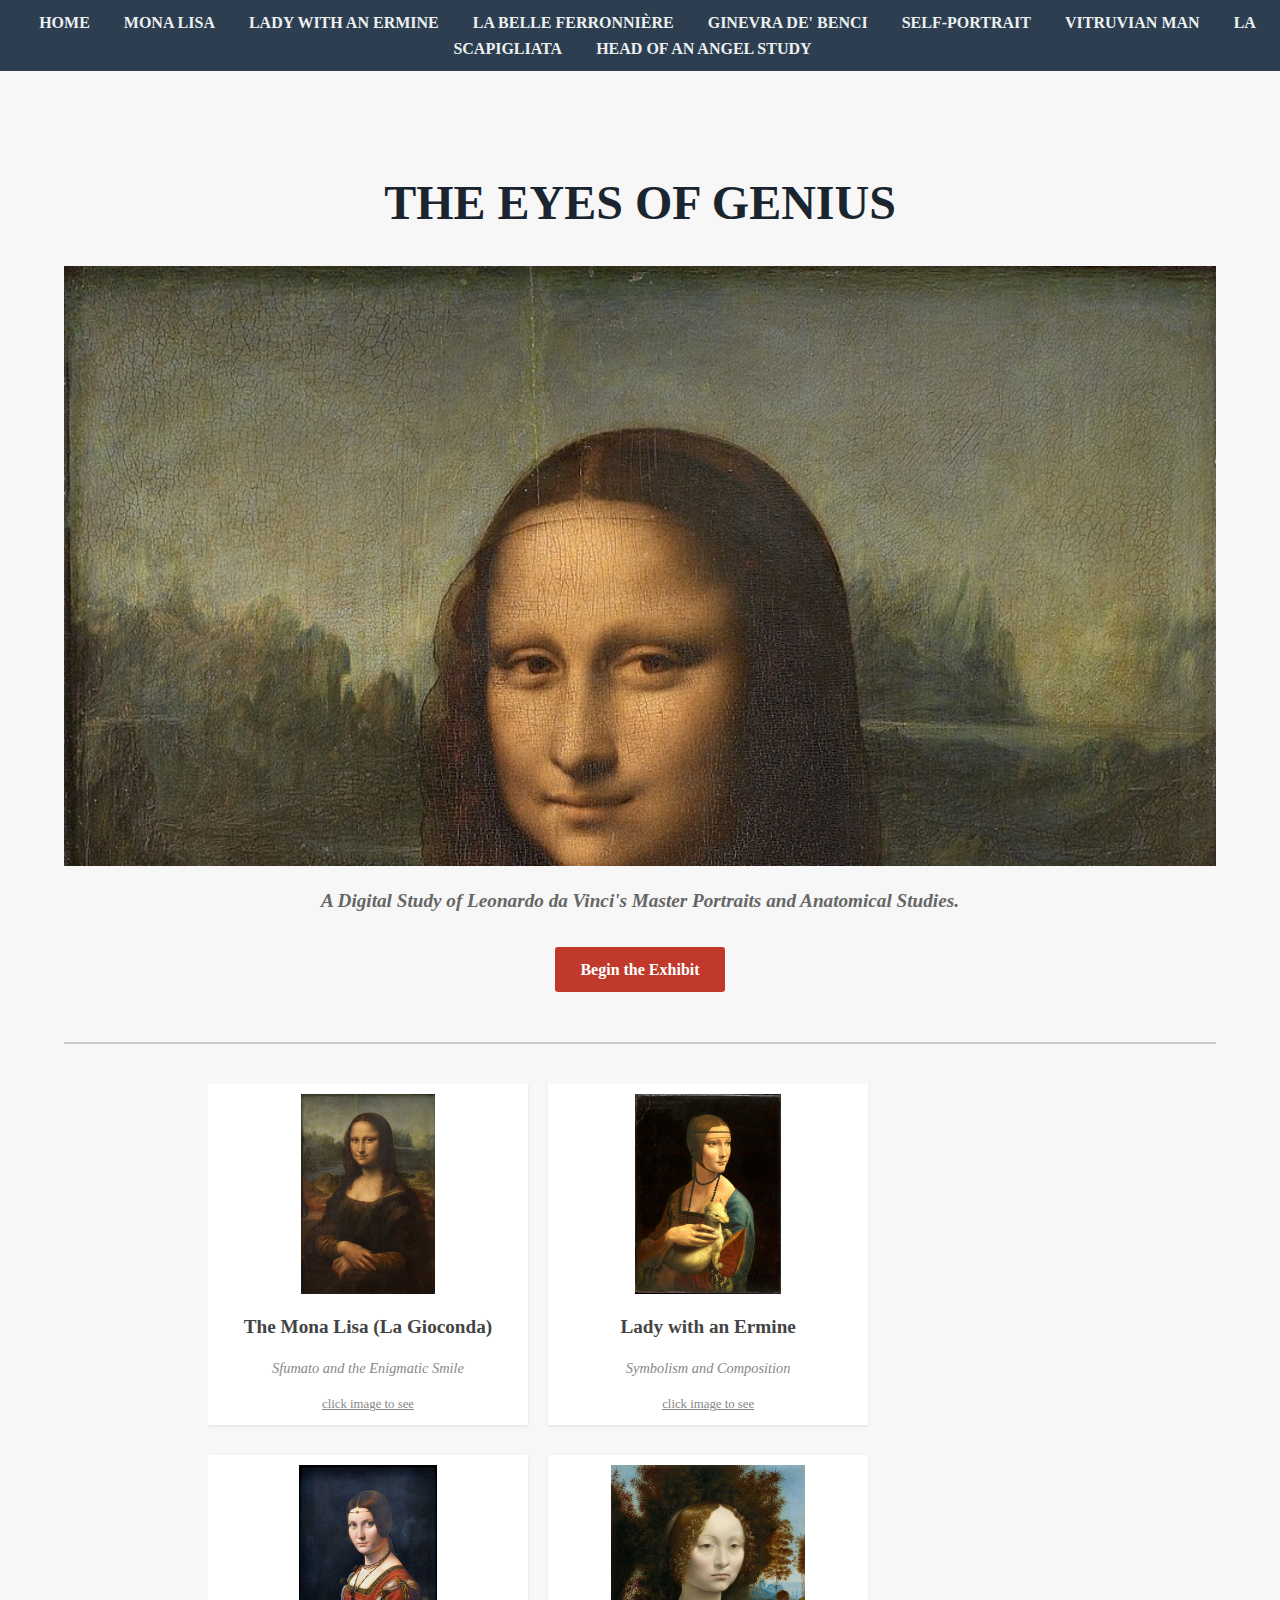
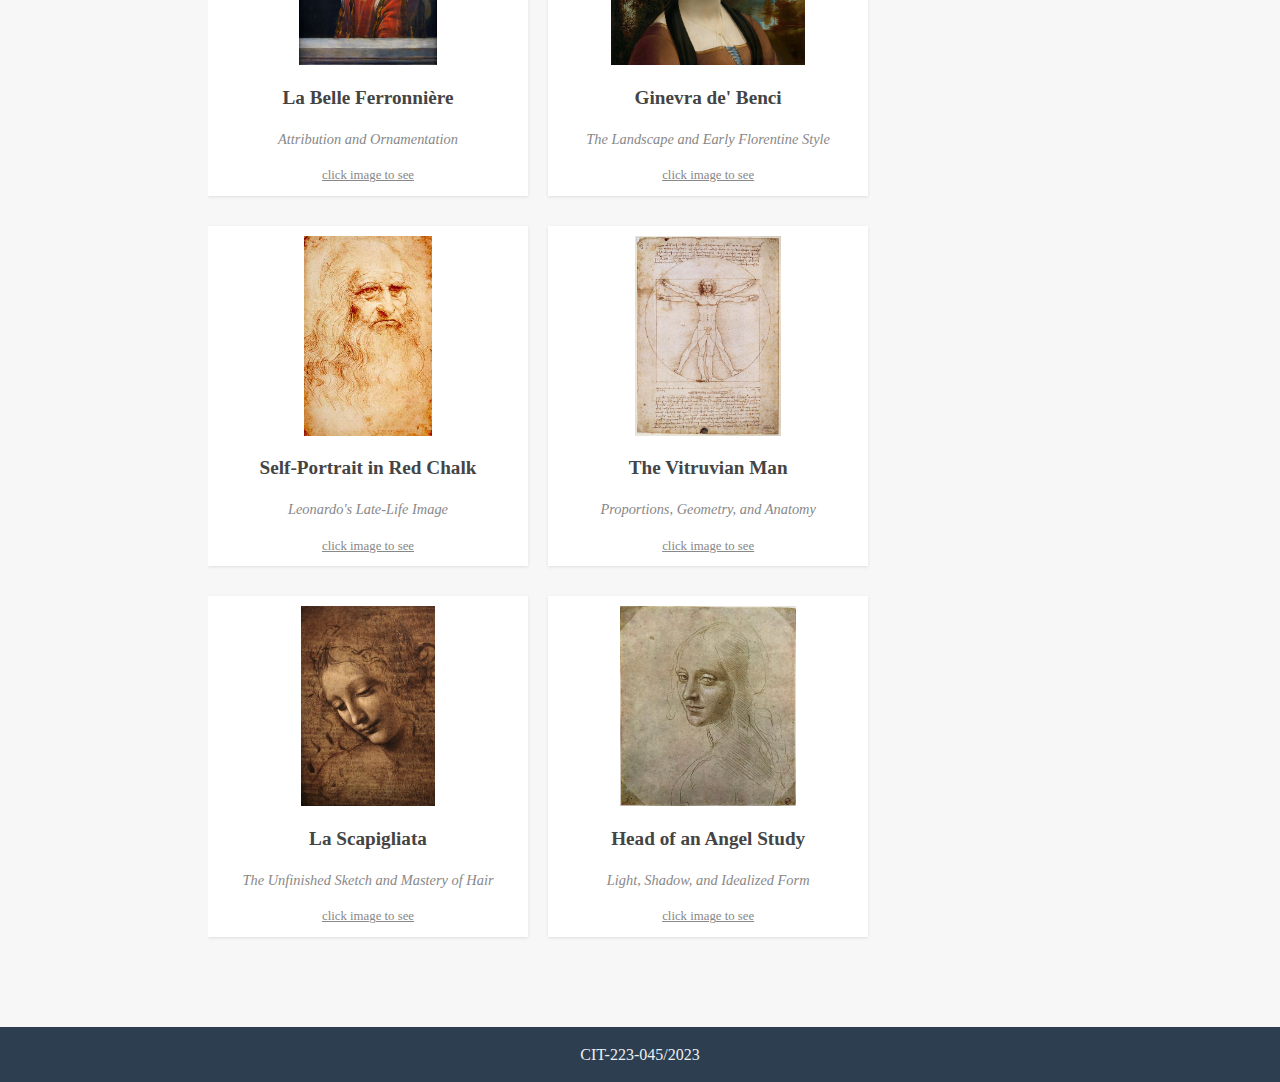
<file: index.html>
<!DOCTYPE html>
<html lang="en">
  <head>
    <meta charset="UTF-8" />
    <meta name="viewport" content="width=device-width, initial-scale=1.0" />
    <link rel="stylesheet" href="style.css">
    <title>The Works of Da Vinci</title>
  </head>
  <body>
    <nav>
       
    <ul>
        <li><a href="index.html">Home</a></li>
        <li><a href="mona_lisa.html">Mona Lisa</a></li>
        <li><a href="lady_ermine.html">Lady with an Ermine</a></li>
        <li><a href="belle_ferronniere.html">La Belle Ferronnière</a></li>
        <li><a href="ginevra_benci.html">Ginevra de' Benci</a></li>
        <li><a href="self_portrait.html">Self-Portrait</a></li>
        <li><a href="vitruvian_man.html">Vitruvian Man</a></li>
        <li><a href="scapigliata.html">La Scapigliata</a></li>
        <li><a href="head_of_angel.html">Head of an Angel Study</a></li>
      
    </ul>
</nav>
    </nav>
    <main>
      <section class="hero">
       <h1>THE EYES OF GENIUS</h1>
        <img
          src="images/1.jpg"
          alt="monalisa picture"
        />
        <h3>
          A Digital Study of Leonardo da Vinci's Master Portraits and Anatomical
          Studies.
        </h3>
        <a href="#work">Begin the Exhibit</a>
      </section>
      <section id="work">
        <a href="mona_lisa.html">
          <img
            src="images/1.jpg"
            alt="The Mona Lisa (La Gioconda)"
          />
          <h2>The Mona Lisa (La Gioconda)</h2>
          <p>Sfumato and the Enigmatic Smile</p>
         <span class="click">click image to see</span>
        </a>
        <a href="lady_ermine.html">
          <img
            src="images/2.jpg"
            alt="Lady with an Ermine (Cecilia Gallerani)"
          />
          <h2>Lady with an Ermine</h2>
          <p>Symbolism and Composition</p>
         <span class="click">click image to see</span>
        </a>
        <a href="belle_ferronniere.html">
          <img src="images/3.jpg" />
          <h2>La Belle Ferronnière</h2>
          <p>Attribution and Ornamentation</p>
         <span class="click">click image to see</span>
        </a>
        <a href="ginevra_benci.html">
          <img src="images/4.jpg" />
          <h2>Ginevra de' Benci</h2>
          <p>The Landscape and Early Florentine Style</p>
         <span class="click">click image to see</span>
        </a>
        <a href="self_portrait.html">
          <img src="images/5.jpg" alt="Self-Portrait in Red Chalk" />
          <h2>Self-Portrait in Red Chalk</h2>
          <p>Leonardo's Late-Life Image</p>
         <span class="click">click image to see</span>
        </a>
        <a href="vitruvian_man.html">
          <img src="images/6.jpg" alt="The Vitruvian Man (Study)" />
          <h2>The Vitruvian Man</h2>
          <p>Proportions, Geometry, and Anatomy</p>
         <span class="click">click image to see</span>
        </a>
        <a href="scapigliata.html">
          <img
            src="images/7.jpg"
            alt="Head of a Woman (La Scapigliata)"
          />
          <h2>La Scapigliata</h2>
          <p>The Unfinished Sketch and Mastery of Hair</p>
         <span class="click">click image to see</span>
        </a>
        <a href="head_of_angel.html">
          <img src="images/8.jpeg" alt="Study for the Head of an Angel" />
          <h2>Head of an Angel Study</h2>
          <p>Light, Shadow, and Idealized Form</p>
         <span class="click">click image to see</span>
        </a>
      </section>
    </main>
    <footer>
        <h8>CIT-223-045/2023</h2>
    </footer>
  </body>
</html>
</file>
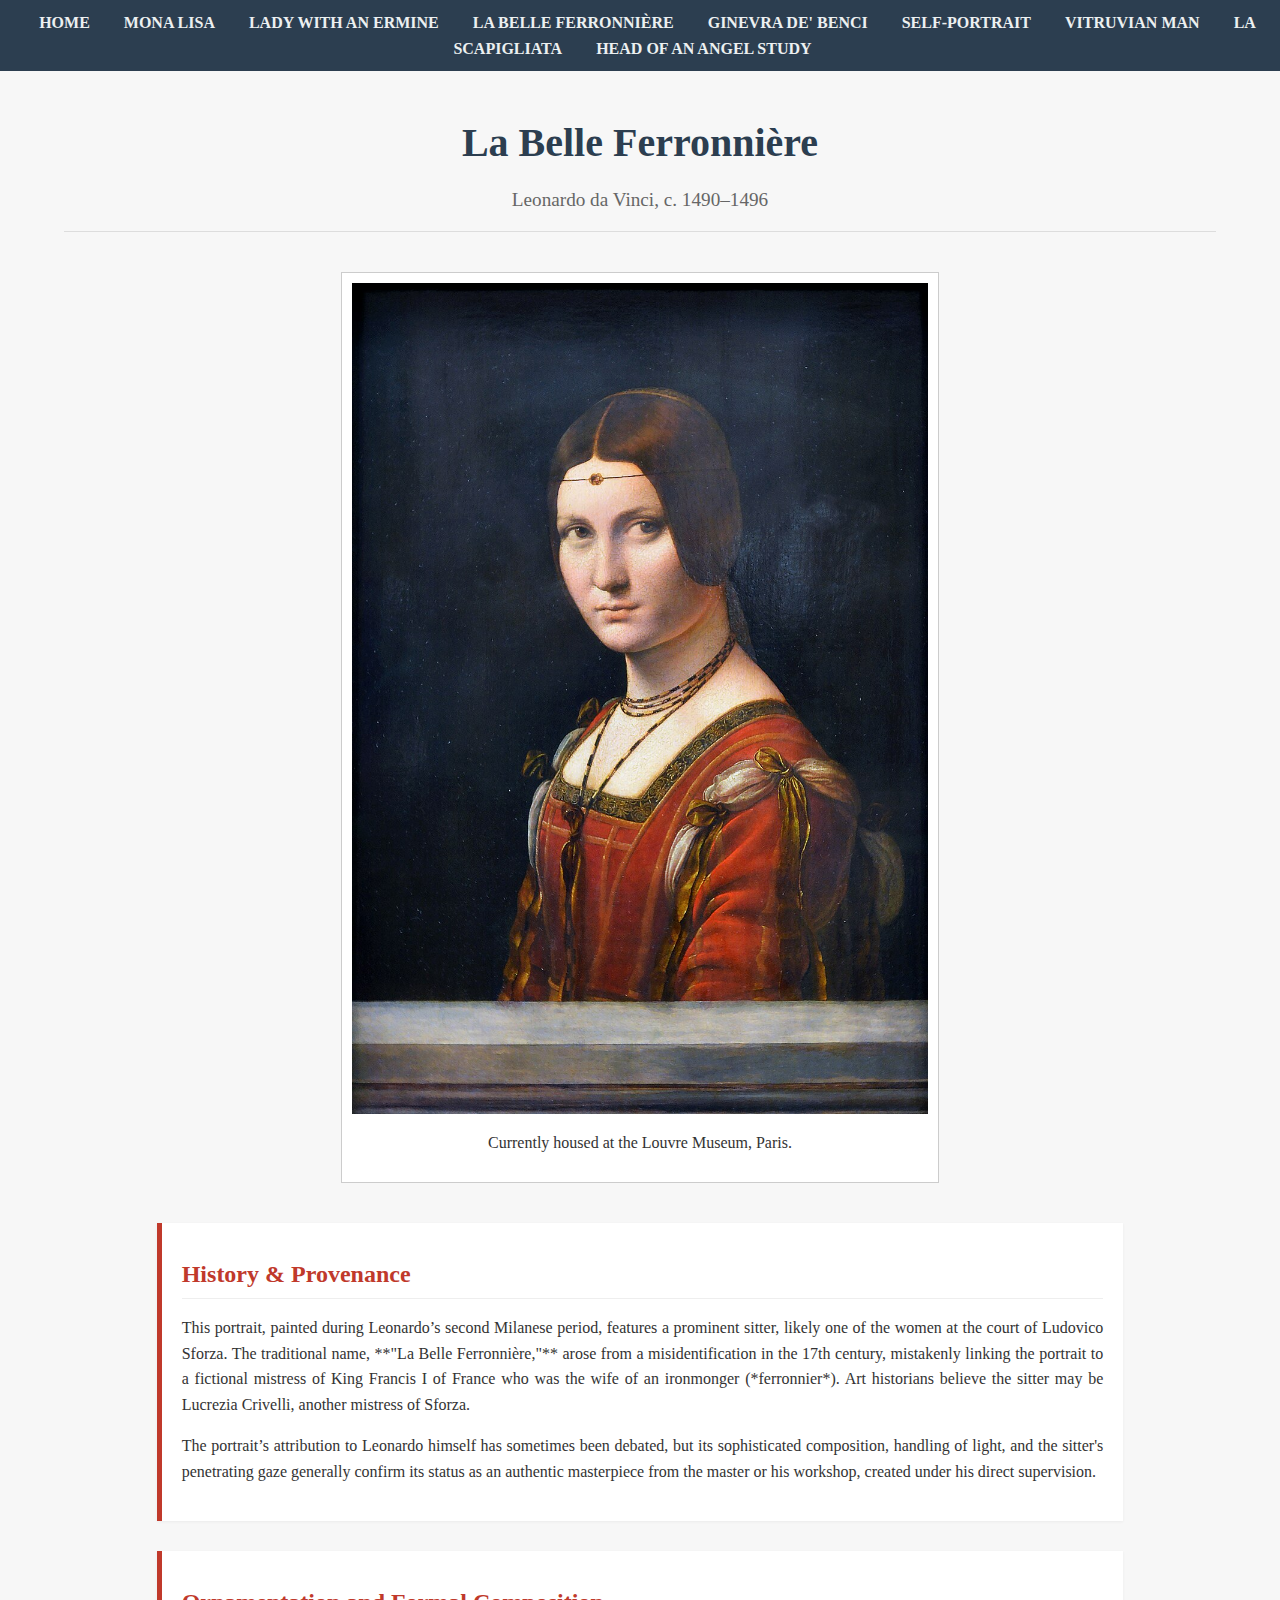
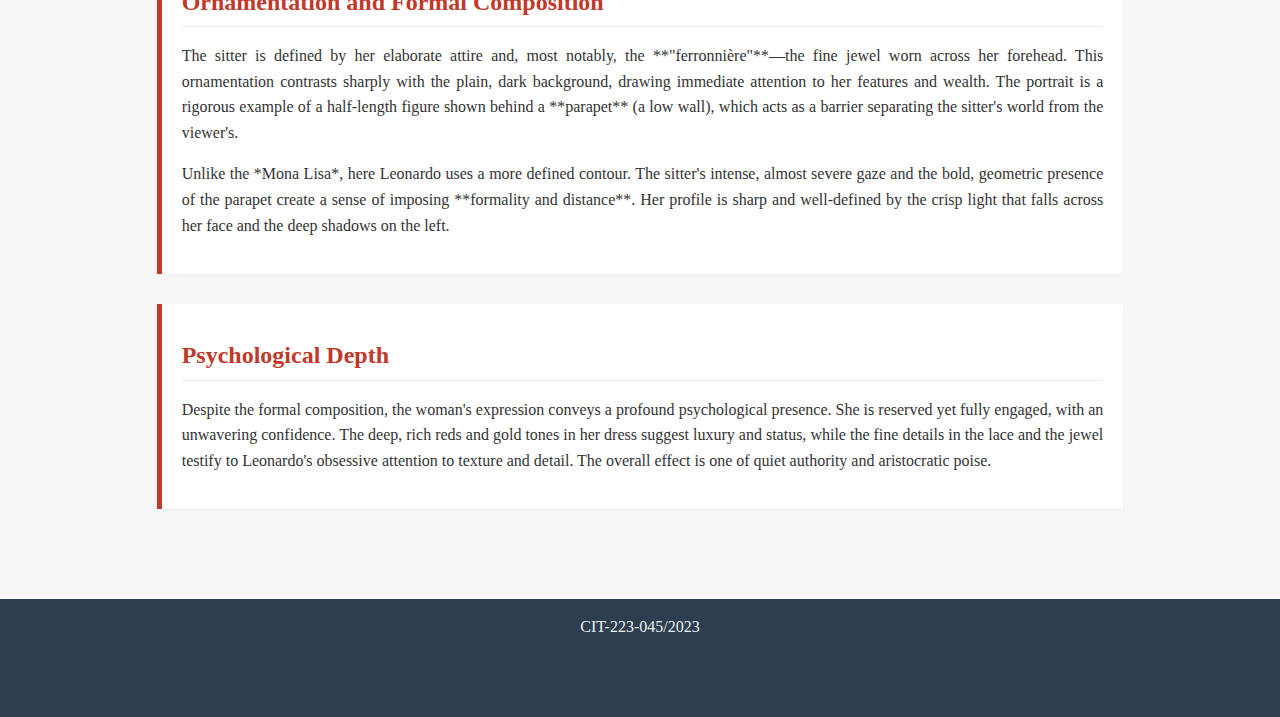
<file: belle_ferronniere.html>
<!DOCTYPE html>
<html lang="en">
<head>
    <meta charset="UTF-8">
    <meta name="viewport" content="width=device-width, initial-scale=1.0">
    <title>About & Sources | Da Vinci: The Portraitist</title>
    <link rel="stylesheet" href="style.css">
</head>
<body>

    <header>
      <nav>
    <ul>
        <li><a href="index.html">Home</a></li>
        <li><a href="mona_lisa.html">Mona Lisa</a></li>
        <li><a href="lady_ermine.html">Lady with an Ermine</a></li>
        <li><a href="belle_ferronniere.html">La Belle Ferronnière</a></li>
        <li><a href="ginevra_benci.html">Ginevra de' Benci</a></li>
        <li><a href="self_portrait.html">Self-Portrait</a></li>
        <li><a href="vitruvian_man.html">Vitruvian Man</a></li>
        <li><a href="scapigliata.html">La Scapigliata</a></li>
        <li><a href="head_of_angel.html">Head of an Angel Study</a></li>
       
    </ul>
</nav>
    </header>
<main class="portrait-detail">
    <h1 class="page-title">La Belle Ferronnière</h1>
    <h2 class="subtitle">Leonardo da Vinci, c. 1490–1496</h2>

    <div class="artwork-image">
        <img src="images/3.jpg" alt="La Belle Ferronnière by Leonardo da Vinci">
        <p>Currently housed at the Louvre Museum, Paris.</p>
    </div>

    <section class="analysis-section">
        <h3>History & Provenance</h3>
        <p>This portrait, painted during Leonardo’s second Milanese period, features a prominent sitter, likely one of the women at the court of Ludovico Sforza. The traditional name, **"La Belle Ferronnière,"** arose from a misidentification in the 17th century, mistakenly linking the portrait to a fictional mistress of King Francis I of France who was the wife of an ironmonger (*ferronnier*). Art historians believe the sitter may be Lucrezia Crivelli, another mistress of Sforza.</p>
        <p>The portrait’s attribution to Leonardo himself has sometimes been debated, but its sophisticated composition, handling of light, and the sitter's penetrating gaze generally confirm its status as an authentic masterpiece from the master or his workshop, created under his direct supervision.</p>
    </section>

    <section class="analysis-section">
        <h3>Ornamentation and Formal Composition</h3>
        <p>The sitter is defined by her elaborate attire and, most notably, the **"ferronnière"**—the fine jewel worn across her forehead. This ornamentation contrasts sharply with the plain, dark background, drawing immediate attention to her features and wealth. The portrait is a rigorous example of a half-length figure shown behind a **parapet** (a low wall), which acts as a barrier separating the sitter's world from the viewer's.</p>
        <p>Unlike the *Mona Lisa*, here Leonardo uses a more defined contour. The sitter's intense, almost severe gaze and the bold, geometric presence of the parapet create a sense of imposing **formality and distance**. Her profile is sharp and well-defined by the crisp light that falls across her face and the deep shadows on the left.</p>
    </section>

    <section class="analysis-section">
        <h3>Psychological Depth</h3>
        <p>Despite the formal composition, the woman's expression conveys a profound psychological presence. She is reserved yet fully engaged, with an unwavering confidence. The deep, rich reds and gold tones in her dress suggest luxury and status, while the fine details in the lace and the jewel testify to Leonardo's obsessive attention to texture and detail. The overall effect is one of quiet authority and aristocratic poise.</p>
    </section>
</main>
   
   
    <footer>
      <h8>CIT-223-045/2023</h2>
          <h2>CIT-223-045/2023</h2>
    </footer>

</body>
</html>
</file>
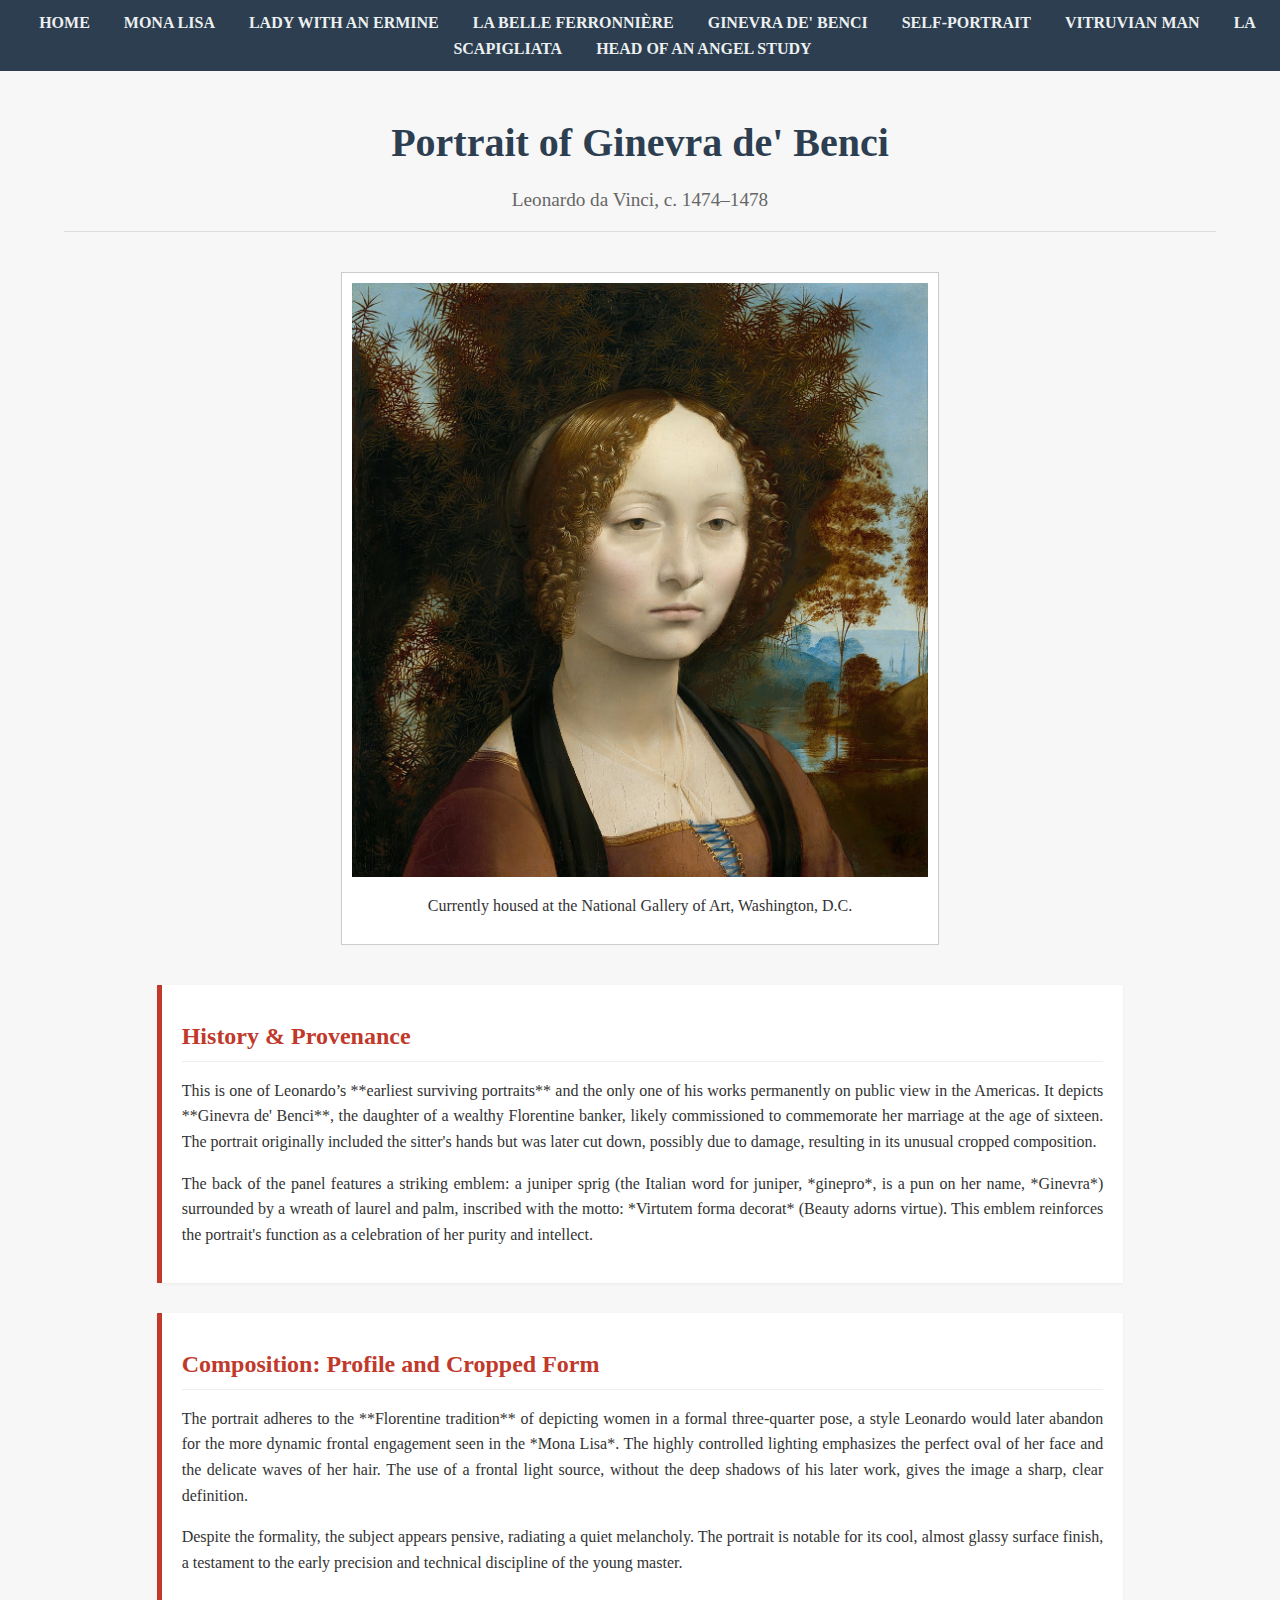
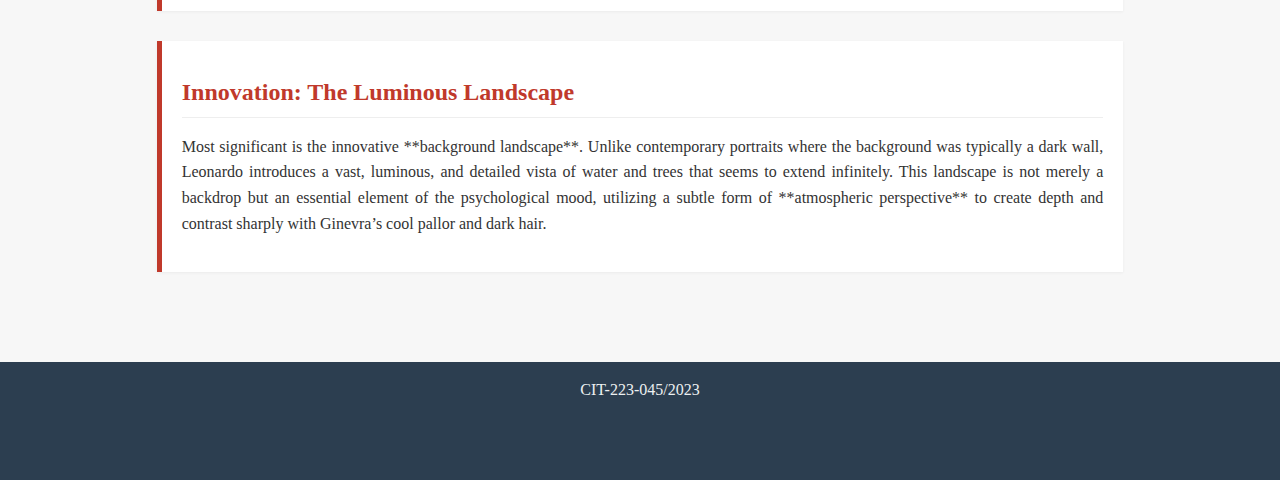
<file: ginevra_benci.html>
<!DOCTYPE html>
<html lang="en">
<head>
    <meta charset="UTF-8">
    <meta name="viewport" content="width=device-width, initial-scale=1.0">
    <title>About & Sources | Da Vinci: The Portraitist</title>
    <link rel="stylesheet" href="style.css">
</head>
<body>

    <header>
        <nav>
    <ul>
        <li><a href="index.html">Home</a></li>
        <li><a href="mona_lisa.html">Mona Lisa</a></li>
        <li><a href="lady_ermine.html">Lady with an Ermine</a></li>
        <li><a href="belle_ferronniere.html">La Belle Ferronnière</a></li>
        <li><a href="ginevra_benci.html">Ginevra de' Benci</a></li>
        <li><a href="self_portrait.html">Self-Portrait</a></li>
        <li><a href="vitruvian_man.html">Vitruvian Man</a></li>
        <li><a href="scapigliata.html">La Scapigliata</a></li>
        <li><a href="head_of_angel.html">Head of an Angel Study</a></li>
       
    </ul>
</nav>
    </header>

   <main class="portrait-detail">
    <h1 class="page-title">Portrait of Ginevra de' Benci</h1>
    <h2 class="subtitle">Leonardo da Vinci, c. 1474–1478</h2>

    <div class="artwork-image">
        <img src="images/4.jpg" alt="Portrait of Ginevra de' Benci by Leonardo da Vinci">
        <p>Currently housed at the National Gallery of Art, Washington, D.C.</p>
    </div>

    <section class="analysis-section">
        <h3>History & Provenance</h3>
        <p>This is one of Leonardo’s **earliest surviving portraits** and the only one of his works permanently on public view in the Americas. It depicts **Ginevra de' Benci**, the daughter of a wealthy Florentine banker, likely commissioned to commemorate her marriage at the age of sixteen. The portrait originally included the sitter's hands but was later cut down, possibly due to damage, resulting in its unusual cropped composition.</p>
        <p>The back of the panel features a striking emblem: a juniper sprig (the Italian word for juniper, *ginepro*, is a pun on her name, *Ginevra*) surrounded by a wreath of laurel and palm, inscribed with the motto: *Virtutem forma decorat* (Beauty adorns virtue). This emblem reinforces the portrait's function as a celebration of her purity and intellect.</p>
    </section>

    <section class="analysis-section">
        <h3>Composition: Profile and Cropped Form</h3>
        <p>The portrait adheres to the **Florentine tradition** of depicting women in a formal three-quarter pose, a style Leonardo would later abandon for the more dynamic frontal engagement seen in the *Mona Lisa*. The highly controlled lighting emphasizes the perfect oval of her face and the delicate waves of her hair. The use of a frontal light source, without the deep shadows of his later work, gives the image a sharp, clear definition.</p>
        <p>Despite the formality, the subject appears pensive, radiating a quiet melancholy. The portrait is notable for its cool, almost glassy surface finish, a testament to the early precision and technical discipline of the young master.</p>
    </section>

    <section class="analysis-section">
        <h3>Innovation: The Luminous Landscape</h3>
        <p>Most significant is the innovative **background landscape**. Unlike contemporary portraits where the background was typically a dark wall, Leonardo introduces a vast, luminous, and detailed vista of water and trees that seems to extend infinitely. This landscape is not merely a backdrop but an essential element of the psychological mood, utilizing a subtle form of **atmospheric perspective** to create depth and contrast sharply with Ginevra’s cool pallor and dark hair.</p>
    </section>
</main>

    <footer>
      <h8>CIT-223-045/2023</h2>
          <h2>CIT-223-045/2023</h2>
    </footer>

</body>
</html>
</file>
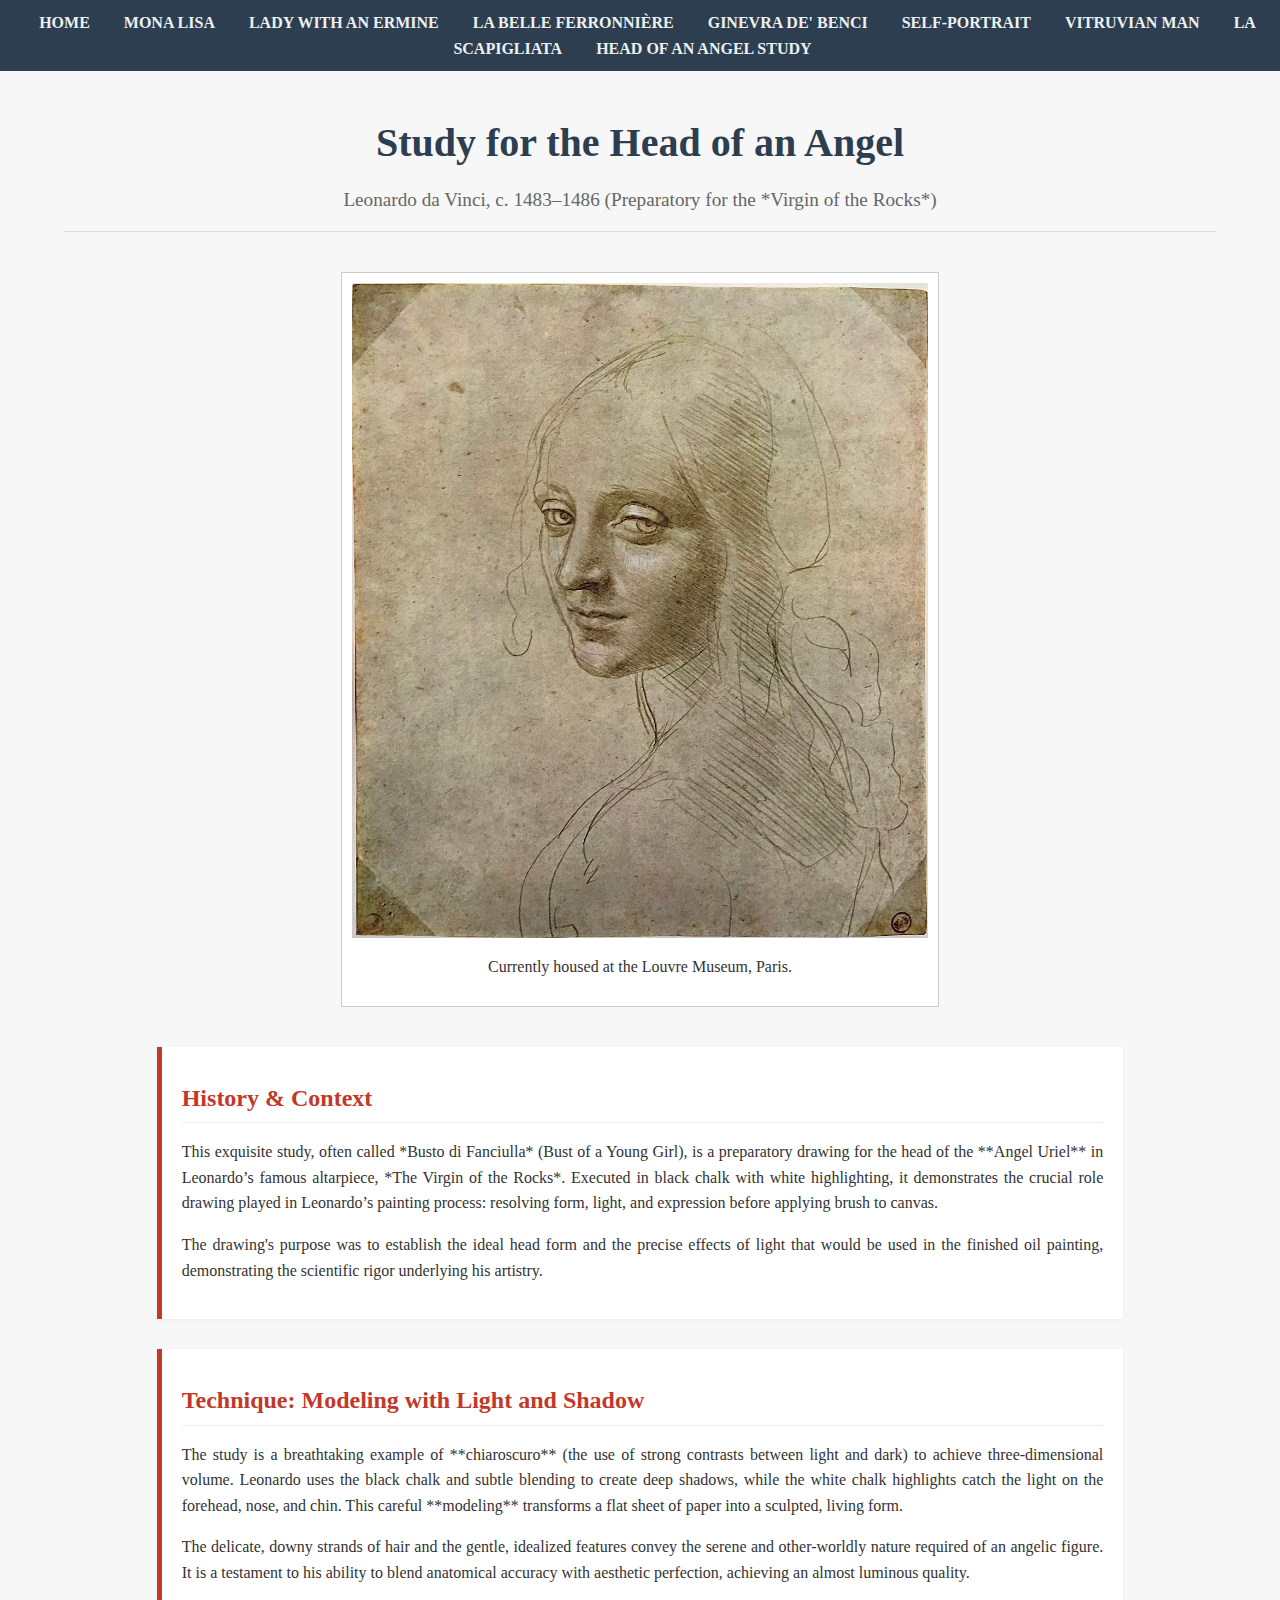
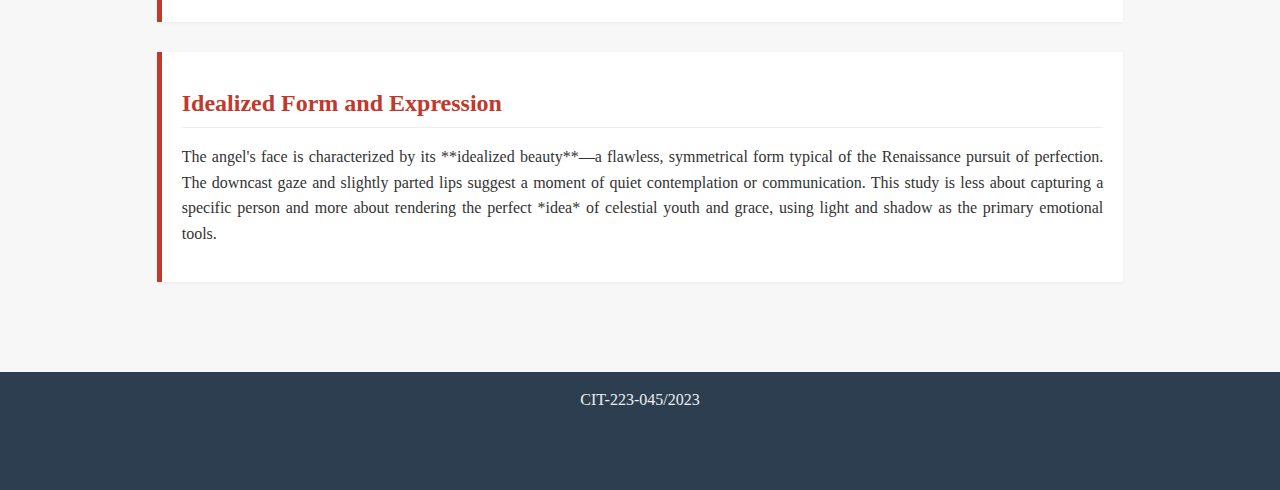
<file: head_of_angel.html>
<!DOCTYPE html>
<html lang="en">
<head>
    <meta charset="UTF-8">
    <meta name="viewport" content="width=device-width, initial-scale=1.0">
    <title>About & Sources | Da Vinci: The Portraitist</title>
    <link rel="stylesheet" href="style.css">
</head>
<body>

    <header>
        <nav>
    <ul>
        <li><a href="index.html">Home</a></li>
        <li><a href="mona_lisa.html">Mona Lisa</a></li>
        <li><a href="lady_ermine.html">Lady with an Ermine</a></li>
        <li><a href="belle_ferronniere.html">La Belle Ferronnière</a></li>
        <li><a href="ginevra_benci.html">Ginevra de' Benci</a></li>
        <li><a href="self_portrait.html">Self-Portrait</a></li>
        <li><a href="vitruvian_man.html">Vitruvian Man</a></li>
        <li><a href="scapigliata.html">La Scapigliata</a></li>
        <li><a href="head_of_angel.html">Head of an Angel Study</a></li>
       
    </ul>
</nav>
    </header>

   
   <main class="portrait-detail">
    <h1 class="page-title">Study for the Head of an Angel</h1>
    <h2 class="subtitle">Leonardo da Vinci, c. 1483–1486 (Preparatory for the *Virgin of the Rocks*)</h2>

    <div class="artwork-image">
        <img src="images/8.jpeg" alt="Study for the Head of an Angel by Leonardo da Vinci">
        <p>Currently housed at the Louvre Museum, Paris.</p>
    </div>

    <section class="analysis-section">
        <h3>History & Context</h3>
        <p>This exquisite study, often called *Busto di Fanciulla* (Bust of a Young Girl), is a preparatory drawing for the head of the **Angel Uriel** in Leonardo’s famous altarpiece, *The Virgin of the Rocks*. Executed in black chalk with white highlighting, it demonstrates the crucial role drawing played in Leonardo’s painting process: resolving form, light, and expression before applying brush to canvas.</p>
        <p>The drawing's purpose was to establish the ideal head form and the precise effects of light that would be used in the finished oil painting, demonstrating the scientific rigor underlying his artistry.</p>
    </section>

    <section class="analysis-section">
        <h3>Technique: Modeling with Light and Shadow</h3>
        <p>The study is a breathtaking example of **chiaroscuro** (the use of strong contrasts between light and dark) to achieve three-dimensional volume. Leonardo uses the black chalk and subtle blending to create deep shadows, while the white chalk highlights catch the light on the forehead, nose, and chin. This careful **modeling** transforms a flat sheet of paper into a sculpted, living form.</p>
        <p>The delicate, downy strands of hair and the gentle, idealized features convey the serene and other-worldly nature required of an angelic figure. It is a testament to his ability to blend anatomical accuracy with aesthetic perfection, achieving an almost luminous quality.</p>
    </section>

    <section class="analysis-section">
        <h3>Idealized Form and Expression</h3>
        <p>The angel's face is characterized by its **idealized beauty**—a flawless, symmetrical form typical of the Renaissance pursuit of perfection. The downcast gaze and slightly parted lips suggest a moment of quiet contemplation or communication. This study is less about capturing a specific person and more about rendering the perfect *idea* of celestial youth and grace, using light and shadow as the primary emotional tools.</p>
    </section>
</main>

    <footer>
      <h8>CIT-223-045/2023</h2>
          <h2>CIT-223-045/2023</h2>
    </footer>

</body>
</html>
</file>
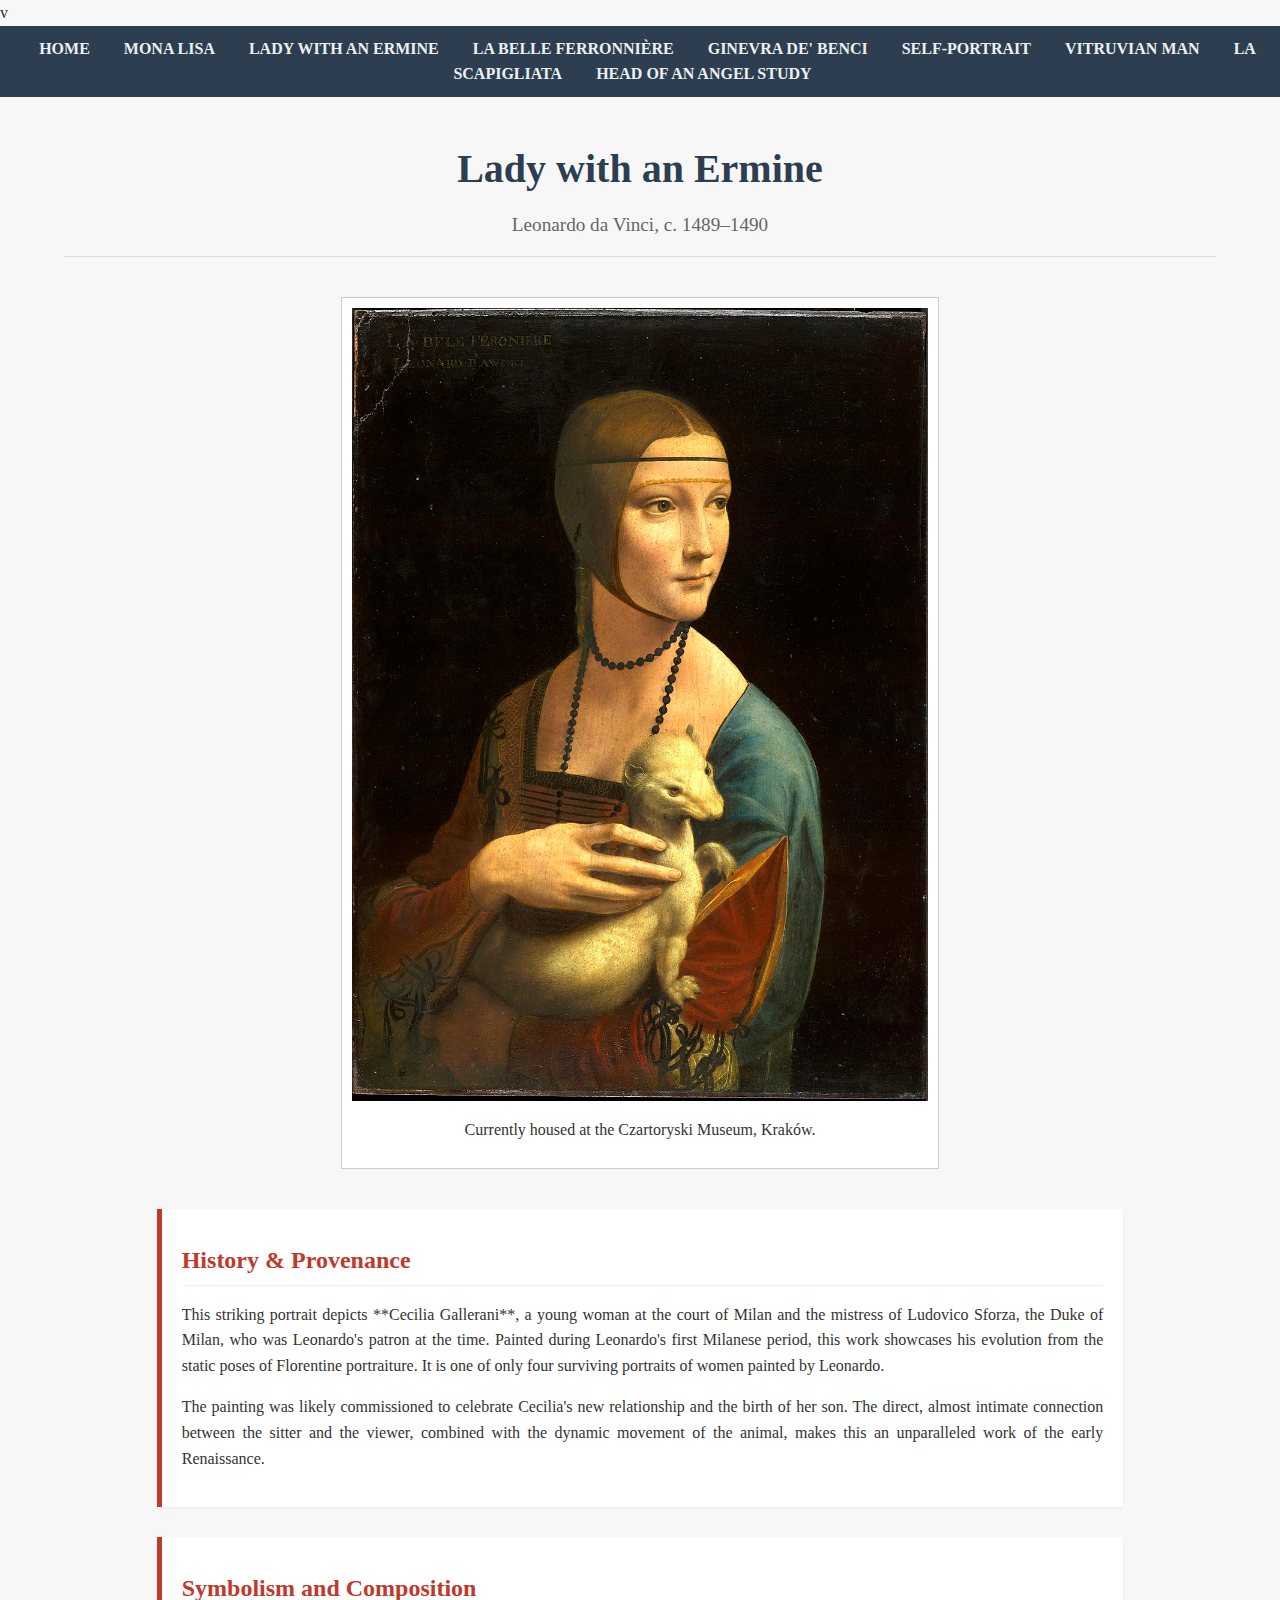
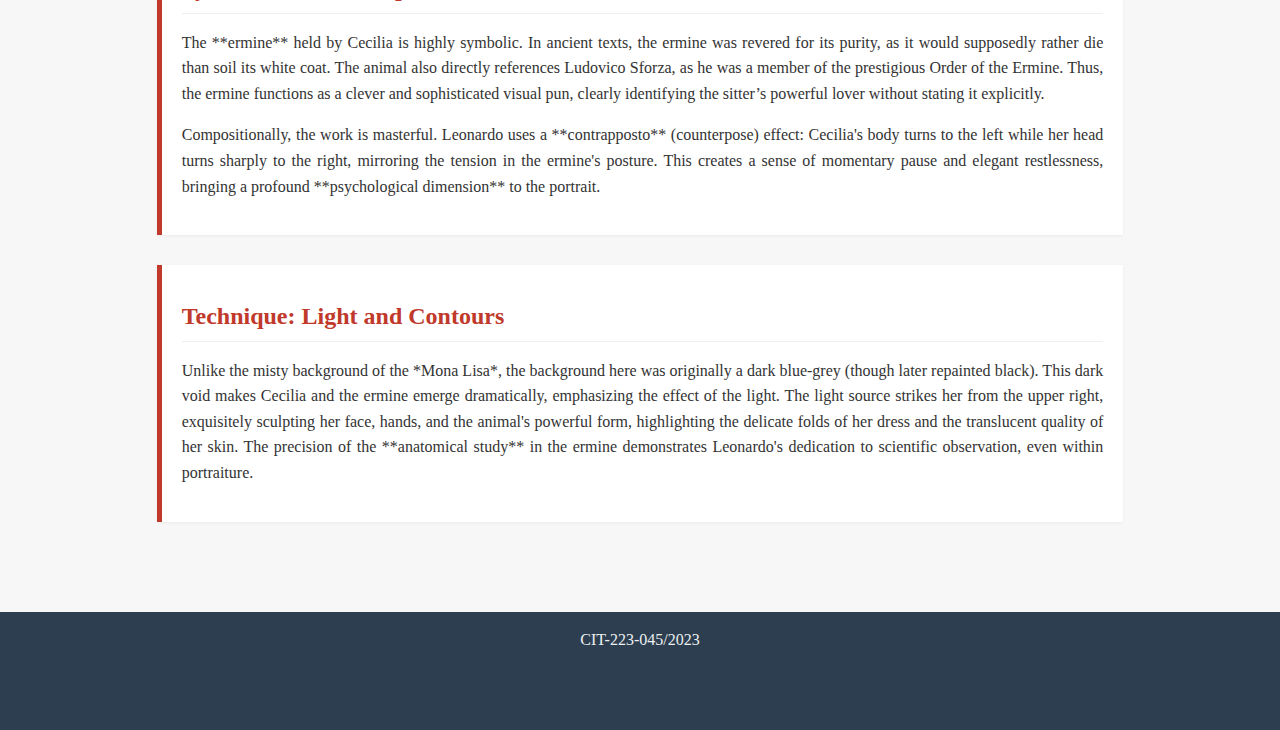
<file: lady_ermine.html>
<!DOCTYPE html>
<html lang="en">
<head>
    <meta charset="UTF-8">
    <meta name="viewport" content="width=device-width, initial-scale=1.0">
    <title>About & Sources | Da Vinci: The Portraitist</title>
    <link rel="stylesheet" href="style.css">
</head>
<body>
v
    <header>
        <nav>
    <ul>
        <li><a href="index.html">Home</a></li>
        <li><a href="mona_lisa.html">Mona Lisa</a></li>
        <li><a href="lady_ermine.html">Lady with an Ermine</a></li>
        <li><a href="belle_ferronniere.html">La Belle Ferronnière</a></li>
        <li><a href="ginevra_benci.html">Ginevra de' Benci</a></li>
        <li><a href="self_portrait.html">Self-Portrait</a></li>
        <li><a href="vitruvian_man.html">Vitruvian Man</a></li>
        <li><a href="scapigliata.html">La Scapigliata</a></li>
        <li><a href="head_of_angel.html">Head of an Angel Study</a></li>
       
    </ul>
</nav>
    </header>

   
    <main class="portrait-detail">
    <h1 class="page-title">Lady with an Ermine</h1>
    <h2 class="subtitle">Leonardo da Vinci, c. 1489–1490</h2>

    <div class="artwork-image">
        <img src="images/2.jpg" alt="Lady with an Ermine (Cecilia Gallerani) by Leonardo da Vinci">
        <p>Currently housed at the Czartoryski Museum, Kraków.</p>
    </div>

    <section class="analysis-section">
        <h3>History & Provenance</h3>
        <p>This striking portrait depicts **Cecilia Gallerani**, a young woman at the court of Milan and the mistress of Ludovico Sforza, the Duke of Milan, who was Leonardo's patron at the time. Painted during Leonardo's first Milanese period, this work showcases his evolution from the static poses of Florentine portraiture. It is one of only four surviving portraits of women painted by Leonardo.</p>
        <p>The painting was likely commissioned to celebrate Cecilia's new relationship and the birth of her son. The direct, almost intimate connection between the sitter and the viewer, combined with the dynamic movement of the animal, makes this an unparalleled work of the early Renaissance.</p>
    </section>

    <section class="analysis-section">
        <h3>Symbolism and Composition</h3>
        <p>The **ermine** held by Cecilia is highly symbolic. In ancient texts, the ermine was revered for its purity, as it would supposedly rather die than soil its white coat. The animal also directly references Ludovico Sforza, as he was a member of the prestigious Order of the Ermine. Thus, the ermine functions as a clever and sophisticated visual pun, clearly identifying the sitter’s powerful lover without stating it explicitly.</p>
        <p>Compositionally, the work is masterful. Leonardo uses a **contrapposto** (counterpose) effect: Cecilia's body turns to the left while her head turns sharply to the right, mirroring the tension in the ermine's posture. This creates a sense of momentary pause and elegant restlessness, bringing a profound **psychological dimension** to the portrait.</p>
    </section>

    <section class="analysis-section">
        <h3>Technique: Light and Contours</h3>
        <p>Unlike the misty background of the *Mona Lisa*, the background here was originally a dark blue-grey (though later repainted black). This dark void makes Cecilia and the ermine emerge dramatically, emphasizing the effect of the light. The light source strikes her from the upper right, exquisitely sculpting her face, hands, and the animal's powerful form, highlighting the delicate folds of her dress and the translucent quality of her skin. The precision of the **anatomical study** in the ermine demonstrates Leonardo's dedication to scientific observation, even within portraiture.</p>
    </section>
</main>

    <footer>
      <h8>CIT-223-045/2023</h2>
          <h2>CIT-223-045/2023</h2>
    </footer>

</body>
</html>
</file>
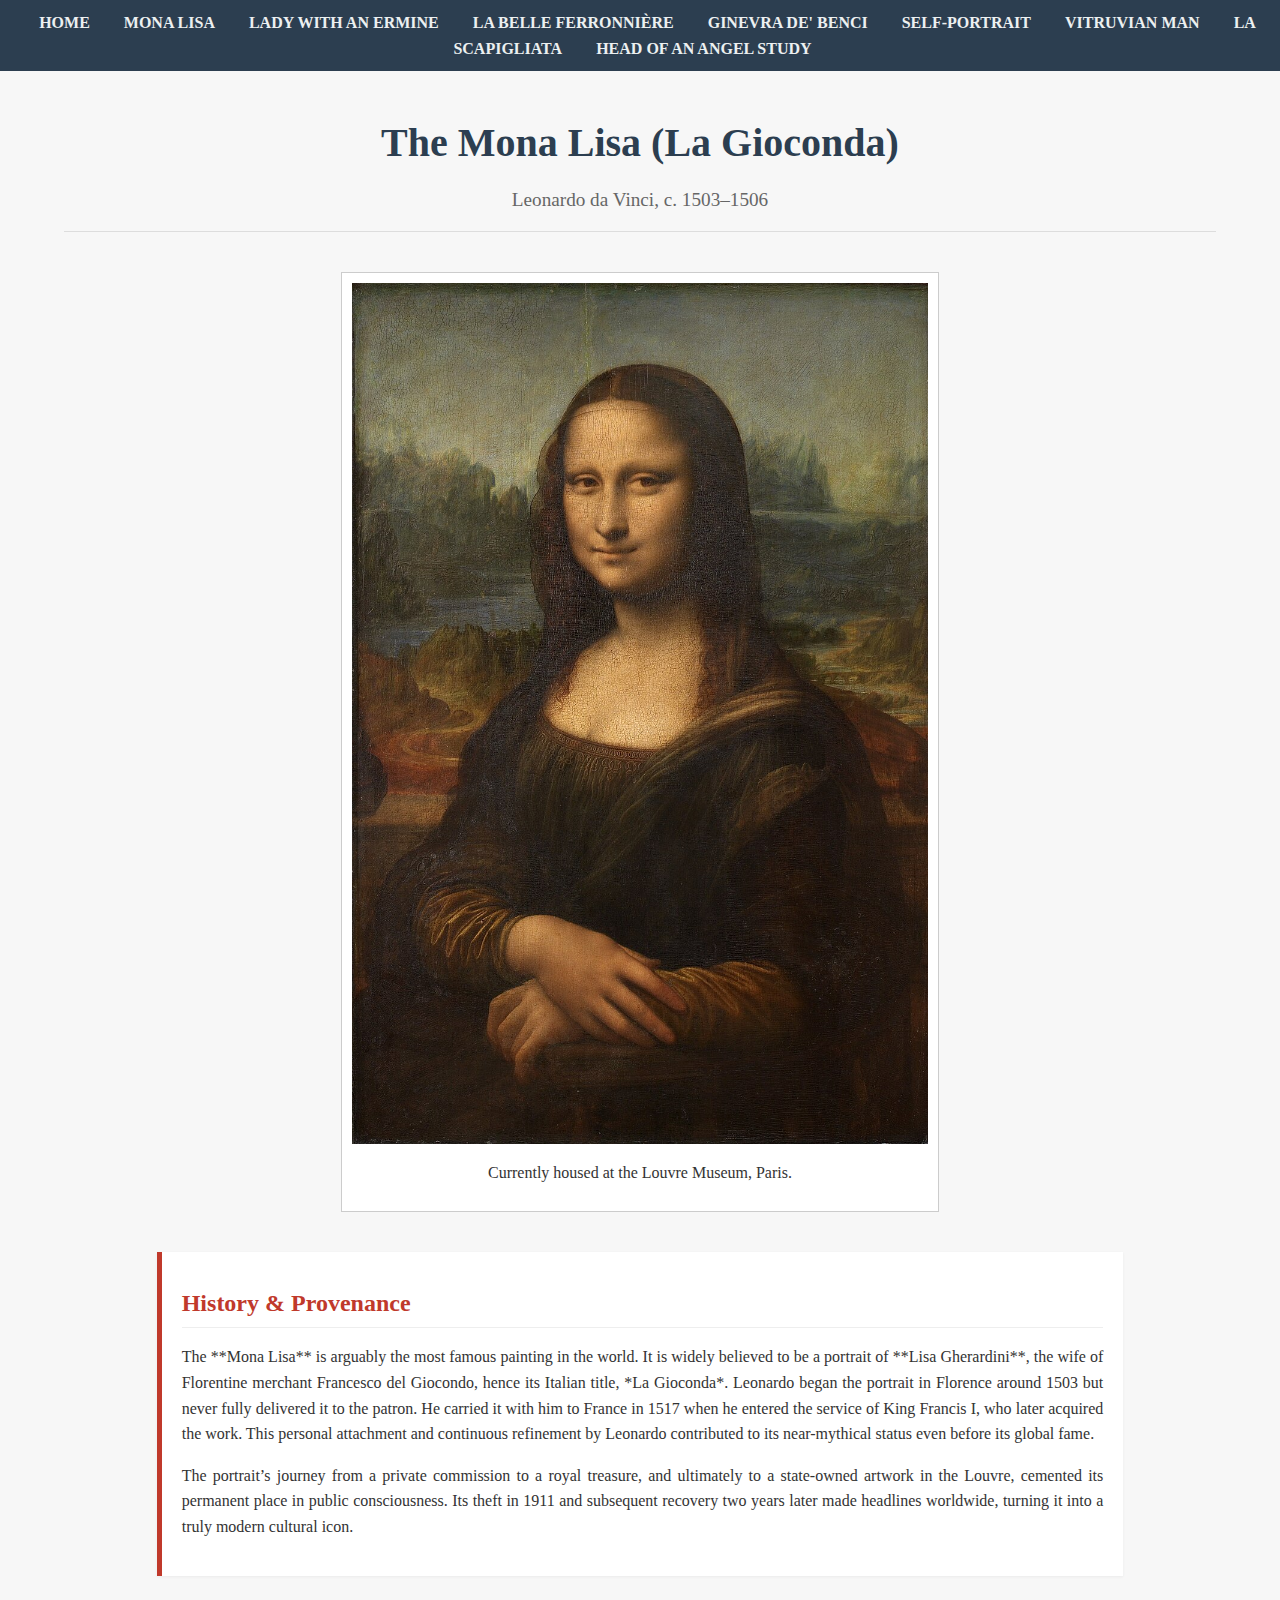
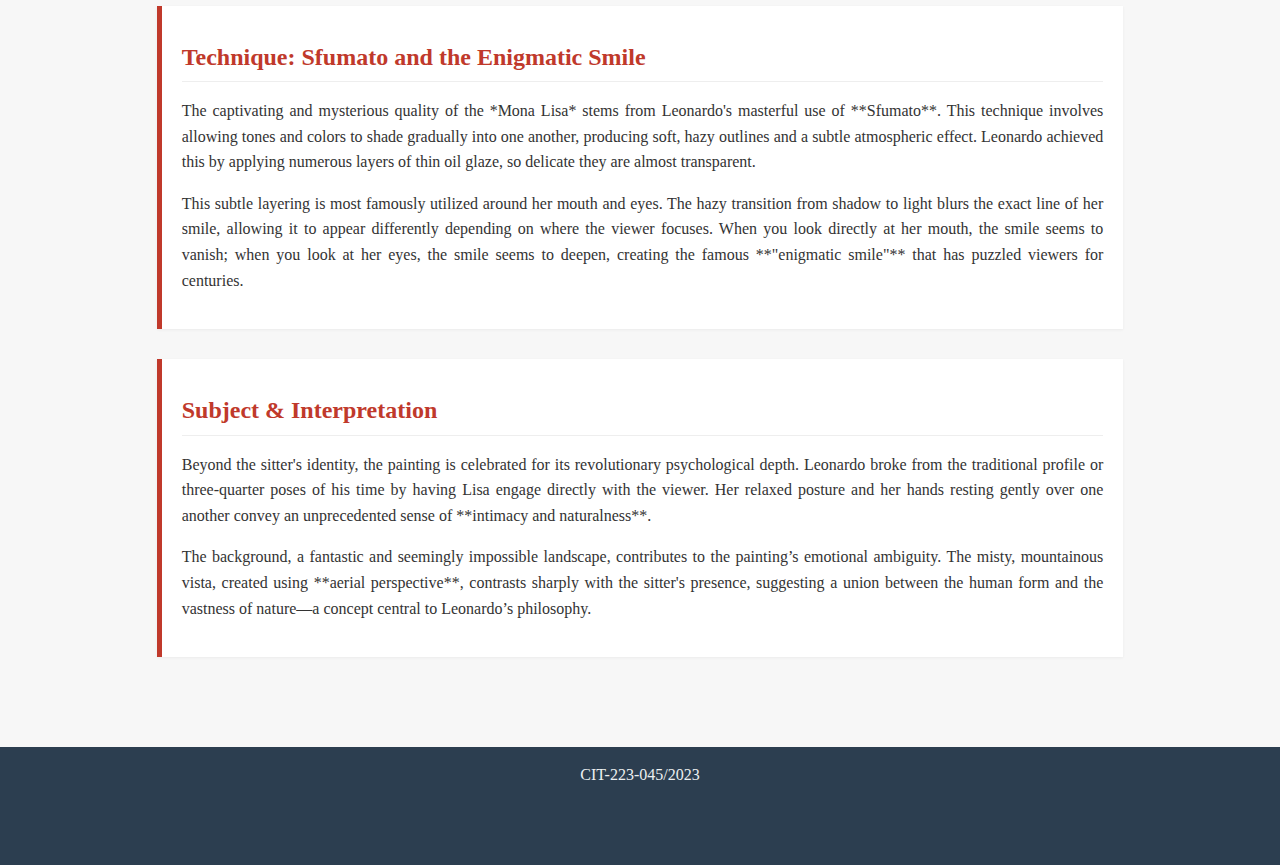
<file: mona_lisa.html>
<!DOCTYPE html>
<html lang="en">
<head>
    <meta charset="UTF-8">
    <meta name="viewport" content="width=device-width, initial-scale=1.0">
    <title>About & Sources | Da Vinci: The Portraitist</title>
    <link rel="stylesheet" href="style.css">
</head>
<body>

    <header>
       <nav>
    <ul>
        <li><a href="index.html">Home</a></li>
        <li><a href="mona_lisa.html">Mona Lisa</a></li>
        <li><a href="lady_ermine.html">Lady with an Ermine</a></li>
        <li><a href="belle_ferronniere.html">La Belle Ferronnière</a></li>
        <li><a href="ginevra_benci.html">Ginevra de' Benci</a></li>
        <li><a href="self_portrait.html">Self-Portrait</a></li>
        <li><a href="vitruvian_man.html">Vitruvian Man</a></li>
        <li><a href="scapigliata.html">La Scapigliata</a></li>
        <li><a href="head_of_angel.html">Head of an Angel Study</a></li>
        
    </ul>
</nav>
    </header>

   
    <main class="portrait-detail">
        <h1 class="page-title">The Mona Lisa (La Gioconda)</h1>
        <h2 class="subtitle">Leonardo da Vinci, c. 1503–1506</h2>

        <div class="artwork-image">
            <img src="images/1.jpg" alt="The Mona Lisa (La Gioconda) by Leonardo da Vinci">
            <p>Currently housed at the Louvre Museum, Paris.<p>
        </div>

        <section class="analysis-section">
            <h3>History & Provenance</h3>
            <p>The **Mona Lisa** is arguably the most famous painting in the world. It is widely believed to be a portrait of **Lisa Gherardini**, the wife of Florentine merchant Francesco del Giocondo, hence its Italian title, *La Gioconda*. Leonardo began the portrait in Florence around 1503 but never fully delivered it to the patron. He carried it with him to France in 1517 when he entered the service of King Francis I, who later acquired the work. This personal attachment and continuous refinement by Leonardo contributed to its near-mythical status even before its global fame.</p>
            <p>The portrait’s journey from a private commission to a royal treasure, and ultimately to a state-owned artwork in the Louvre, cemented its permanent place in public consciousness. Its theft in 1911 and subsequent recovery two years later made headlines worldwide, turning it into a truly modern cultural icon.</p>
        </section>

        <section class="analysis-section">
            <h3>Technique: Sfumato and the Enigmatic Smile</h3>
            <p>The captivating and mysterious quality of the *Mona Lisa* stems from Leonardo's masterful use of **Sfumato**. This technique involves allowing tones and colors to shade gradually into one another, producing soft, hazy outlines and a subtle atmospheric effect. Leonardo achieved this by applying numerous layers of thin oil glaze, so delicate they are almost transparent.</p>
            <p>This subtle layering is most famously utilized around her mouth and eyes. The hazy transition from shadow to light blurs the exact line of her smile, allowing it to appear differently depending on where the viewer focuses. When you look directly at her mouth, the smile seems to vanish; when you look at her eyes, the smile seems to deepen, creating the famous **"enigmatic smile"** that has puzzled viewers for centuries. </p>
        </section>

        <section class="analysis-section">
            <h3>Subject & Interpretation</h3>
            <p>Beyond the sitter's identity, the painting is celebrated for its revolutionary psychological depth. Leonardo broke from the traditional profile or three-quarter poses of his time by having Lisa engage directly with the viewer. Her relaxed posture and her hands resting gently over one another convey an unprecedented sense of **intimacy and naturalness**.</p>
            <p>The background, a fantastic and seemingly impossible landscape, contributes to the painting’s emotional ambiguity. The misty, mountainous vista, created using **aerial perspective**, contrasts sharply with the sitter's presence, suggesting a union between the human form and the vastness of nature—a concept central to Leonardo’s philosophy.</p>
        </section>
        
    </main>

    <footer>
      <h8>CIT-223-045/2023</h2>
          <h2>CIT-223-045/2023</h2>
    </footer>

</body>
</html>
</file>
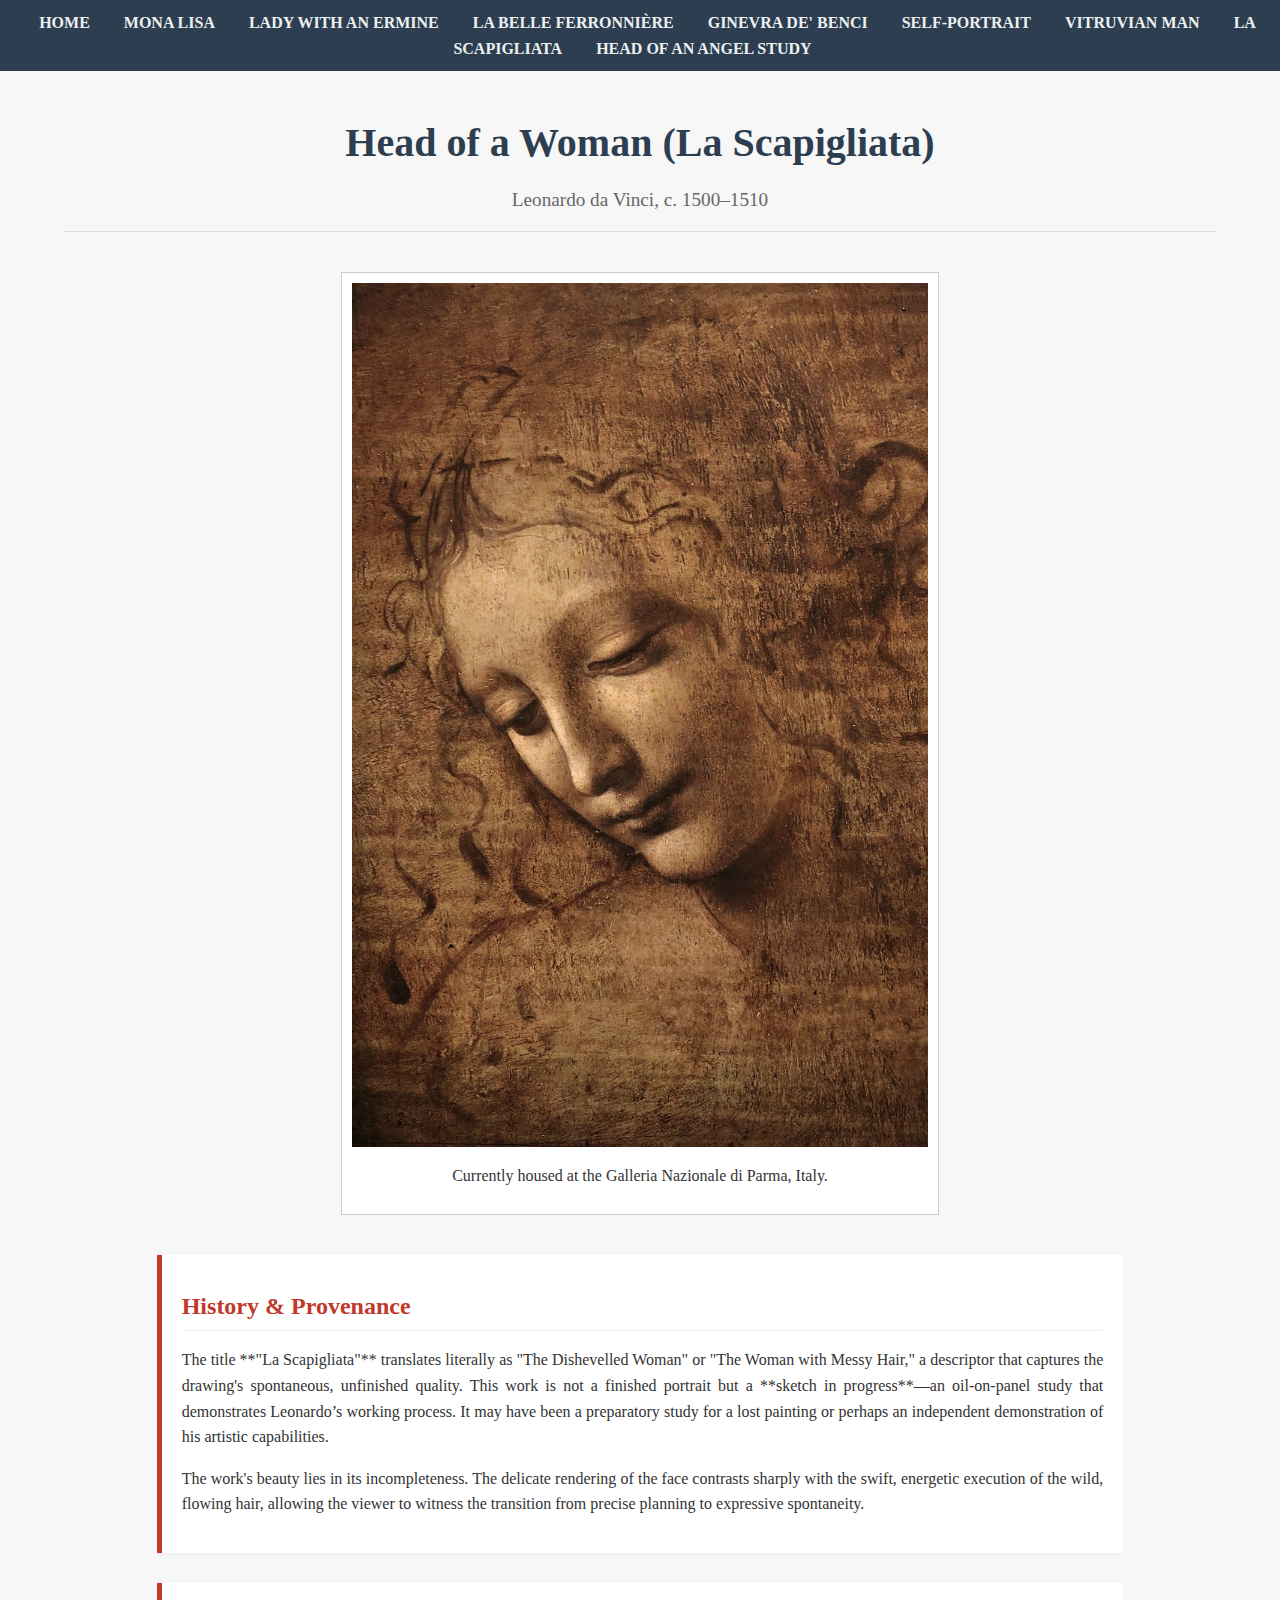
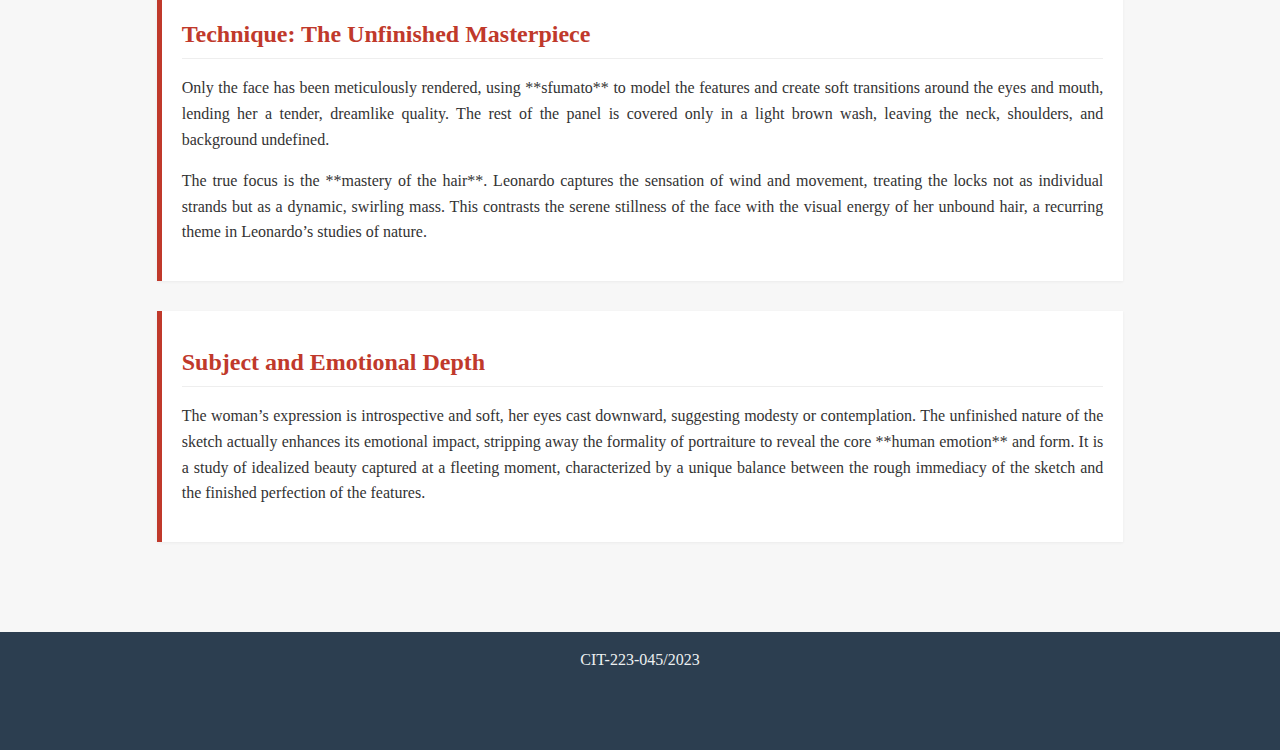
<file: scapigliata.html>
<!DOCTYPE html>
<html lang="en">
<head>
    <meta charset="UTF-8">
    <meta name="viewport" content="width=device-width, initial-scale=1.0">
    <title>About & Sources | Da Vinci: The Portraitist</title>
    <link rel="stylesheet" href="style.css">
</head>
<body>

    <header>
        <nav>
    <ul>
        <li><a href="index.html">Home</a></li>
        <li><a href="mona_lisa.html">Mona Lisa</a></li>
        <li><a href="lady_ermine.html">Lady with an Ermine</a></li>
        <li><a href="belle_ferronniere.html">La Belle Ferronnière</a></li>
        <li><a href="ginevra_benci.html">Ginevra de' Benci</a></li>
        <li><a href="self_portrait.html">Self-Portrait</a></li>
        <li><a href="vitruvian_man.html">Vitruvian Man</a></li>
        <li><a href="scapigliata.html">La Scapigliata</a></li>
        <li><a href="head_of_angel.html">Head of an Angel Study</a></li>
    </ul>
</nav>
    </header>

   
   <main class="portrait-detail">
    <h1 class="page-title">Head of a Woman (La Scapigliata)</h1>
    <h2 class="subtitle">Leonardo da Vinci, c. 1500–1510</h2>

    <div class="artwork-image">
        <img src="images/7.jpg" alt="Head of a Woman (La Scapigliata) by Leonardo da Vinci">
        <p>Currently housed at the Galleria Nazionale di Parma, Italy.</p>
    </div>

    <section class="analysis-section">
        <h3>History & Provenance</h3>
        <p>The title **"La Scapigliata"** translates literally as "The Dishevelled Woman" or "The Woman with Messy Hair," a descriptor that captures the drawing's spontaneous, unfinished quality. This work is not a finished portrait but a **sketch in progress**—an oil-on-panel study that demonstrates Leonardo’s working process. It may have been a preparatory study for a lost painting or perhaps an independent demonstration of his artistic capabilities.</p>
        <p>The work's beauty lies in its incompleteness. The delicate rendering of the face contrasts sharply with the swift, energetic execution of the wild, flowing hair, allowing the viewer to witness the transition from precise planning to expressive spontaneity.</p>
    </section>

    <section class="analysis-section">
        <h3>Technique: The Unfinished Masterpiece</h3>
        <p>Only the face has been meticulously rendered, using **sfumato** to model the features and create soft transitions around the eyes and mouth, lending her a tender, dreamlike quality. The rest of the panel is covered only in a light brown wash, leaving the neck, shoulders, and background undefined.</p>
        <p>The true focus is the **mastery of the hair**. Leonardo captures the sensation of wind and movement, treating the locks not as individual strands but as a dynamic, swirling mass. This contrasts the serene stillness of the face with the visual energy of her unbound hair, a recurring theme in Leonardo’s studies of nature.</p>
    </section>

    <section class="analysis-section">
        <h3>Subject and Emotional Depth</h3>
        <p>The woman’s expression is introspective and soft, her eyes cast downward, suggesting modesty or contemplation. The unfinished nature of the sketch actually enhances its emotional impact, stripping away the formality of portraiture to reveal the core **human emotion** and form. It is a study of idealized beauty captured at a fleeting moment, characterized by a unique balance between the rough immediacy of the sketch and the finished perfection of the features.</p>
    </section>
</main>

    <footer>
      <h8>CIT-223-045/2023</h2>
          <h2>CIT-223-045/2023</h2>
    </footer>

</body>
</html>
</file>
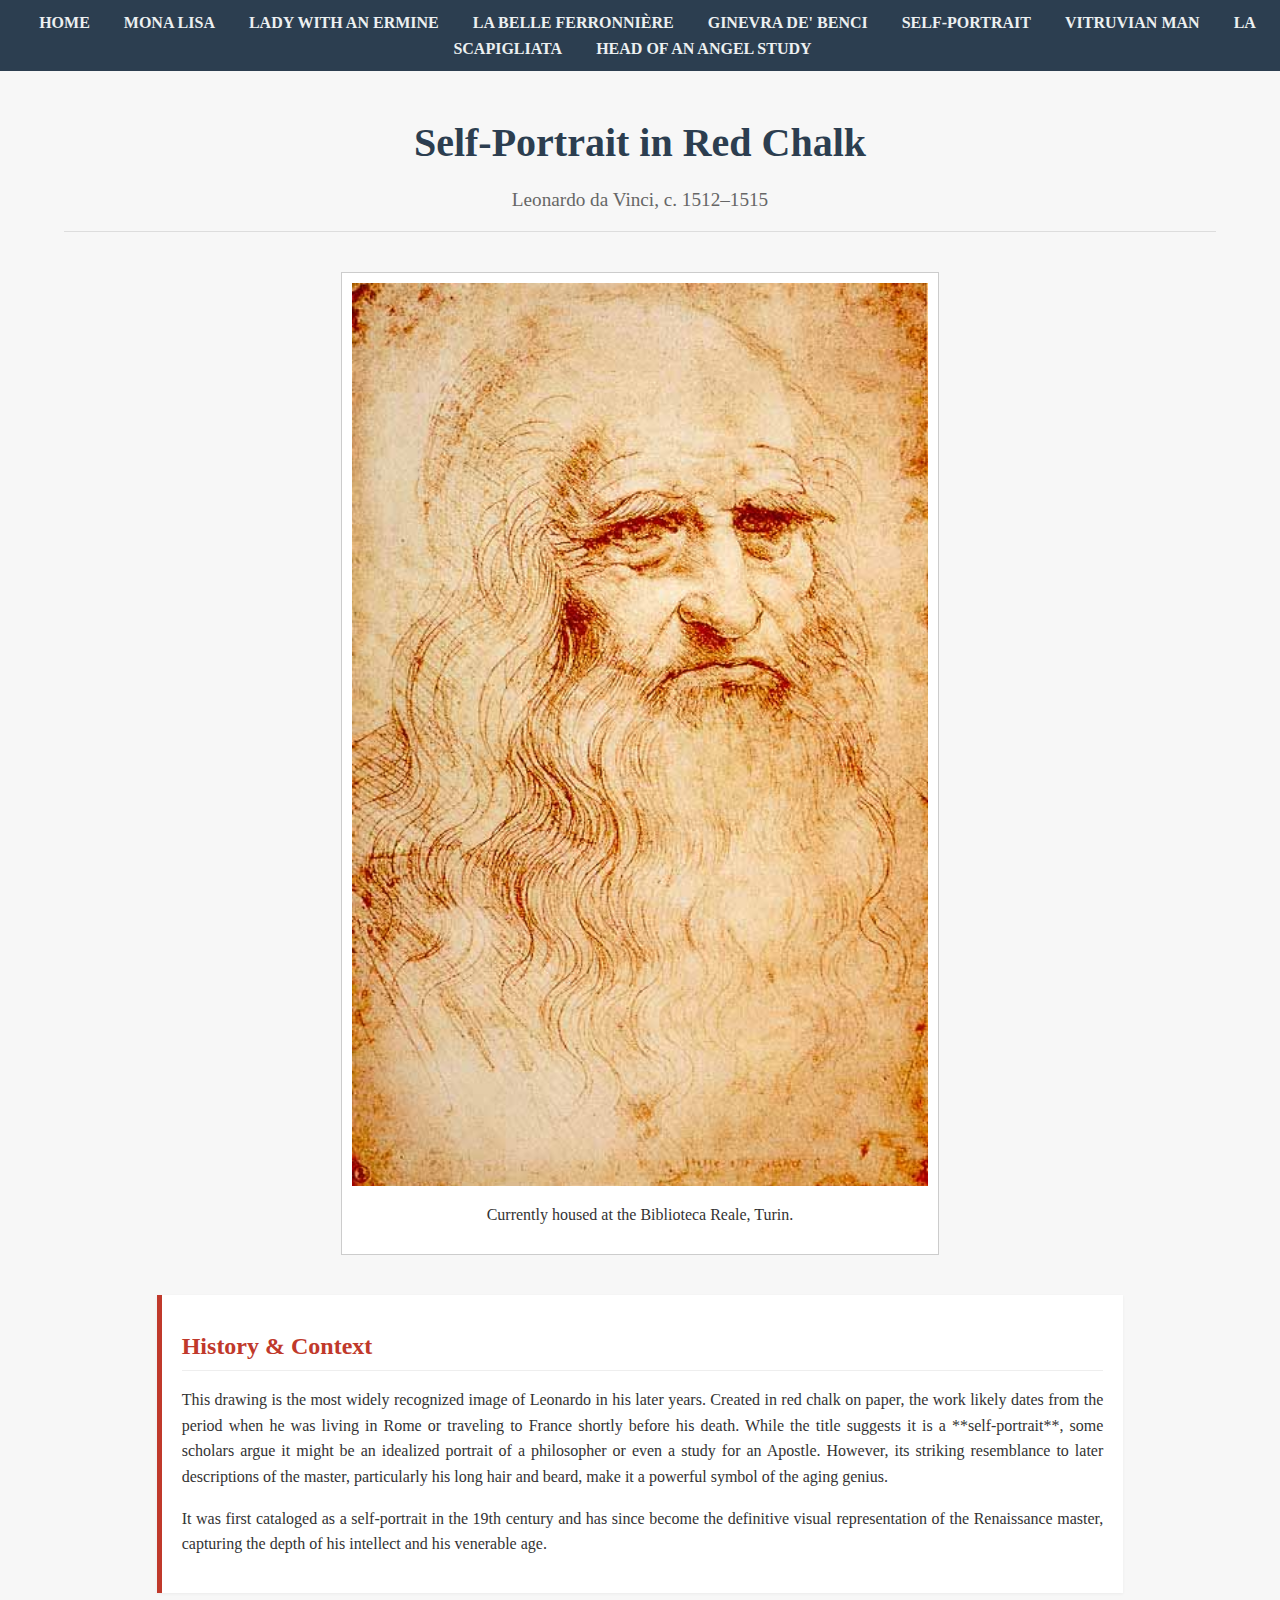
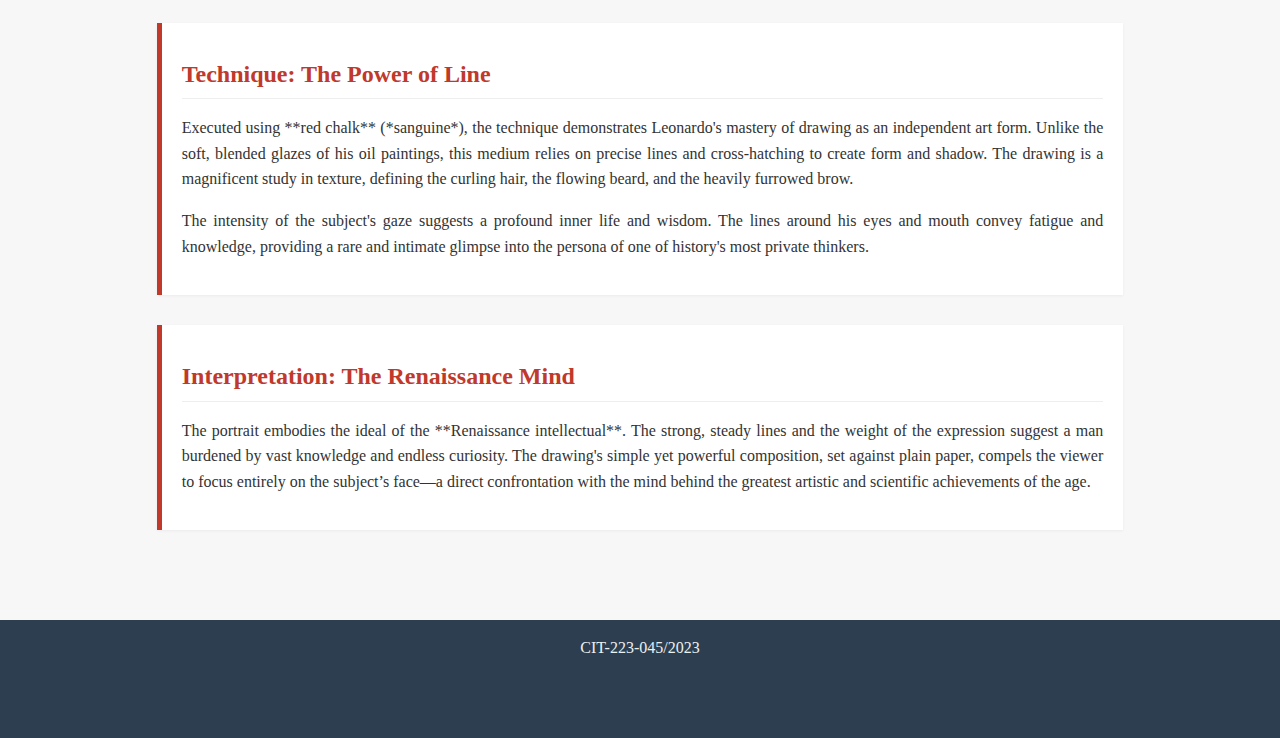
<file: self_portrait.html>
<!DOCTYPE html>
<html lang="en">
<head>
    <meta charset="UTF-8">
    <meta name="viewport" content="width=device-width, initial-scale=1.0">
    <title>About & Sources | Da Vinci: The Portraitist</title>
    <link rel="stylesheet" href="style.css">
</head>
<body>

    <header>
       <nav>
    <ul>
        <li><a href="index.html">Home</a></li>
        <li><a href="mona_lisa.html">Mona Lisa</a></li>
        <li><a href="lady_ermine.html">Lady with an Ermine</a></li>
        <li><a href="belle_ferronniere.html">La Belle Ferronnière</a></li>
        <li><a href="ginevra_benci.html">Ginevra de' Benci</a></li>
        <li><a href="self_portrait.html">Self-Portrait</a></li>
        <li><a href="vitruvian_man.html">Vitruvian Man</a></li>
        <li><a href="scapigliata.html">La Scapigliata</a></li>
        <li><a href="head_of_angel.html">Head of an Angel Study</a></li>
    </ul>
</nav>
    </header>

   
  <main class="portrait-detail">
    <h1 class="page-title">Self-Portrait in Red Chalk</h1>
    <h2 class="subtitle">Leonardo da Vinci, c. 1512–1515</h2>

    <div class="artwork-image">
        <img src="images/5.jpg" alt="Self-Portrait in Red Chalk by Leonardo da Vinci">
        <p>Currently housed at the Biblioteca Reale, Turin.</p>
    </div>

    <section class="analysis-section">
        <h3>History & Context</h3>
        <p>This drawing is the most widely recognized image of Leonardo in his later years. Created in red chalk on paper, the work likely dates from the period when he was living in Rome or traveling to France shortly before his death. While the title suggests it is a **self-portrait**, some scholars argue it might be an idealized portrait of a philosopher or even a study for an Apostle. However, its striking resemblance to later descriptions of the master, particularly his long hair and beard, make it a powerful symbol of the aging genius.</p>
        <p>It was first cataloged as a self-portrait in the 19th century and has since become the definitive visual representation of the Renaissance master, capturing the depth of his intellect and his venerable age.</p>
    </section>

    <section class="analysis-section">
        <h3>Technique: The Power of Line</h3>
        <p>Executed using **red chalk** (*sanguine*), the technique demonstrates Leonardo's mastery of drawing as an independent art form. Unlike the soft, blended glazes of his oil paintings, this medium relies on precise lines and cross-hatching to create form and shadow. The drawing is a magnificent study in texture, defining the curling hair, the flowing beard, and the heavily furrowed brow.</p>
        <p>The intensity of the subject's gaze suggests a profound inner life and wisdom. The lines around his eyes and mouth convey fatigue and knowledge, providing a rare and intimate glimpse into the persona of one of history's most private thinkers.</p>
    </section>

    <section class="analysis-section">
        <h3>Interpretation: The Renaissance Mind</h3>
        <p>The portrait embodies the ideal of the **Renaissance intellectual**. The strong, steady lines and the weight of the expression suggest a man burdened by vast knowledge and endless curiosity. The drawing's simple yet powerful composition, set against plain paper, compels the viewer to focus entirely on the subject’s face—a direct confrontation with the mind behind the greatest artistic and scientific achievements of the age.</p>
    </section>
</main>

    <footer>
      <h8>CIT-223-045/2023</h2>
          <h2>CIT-223-045/2023</h2>
    </footer>

</body>
</html>
</file>
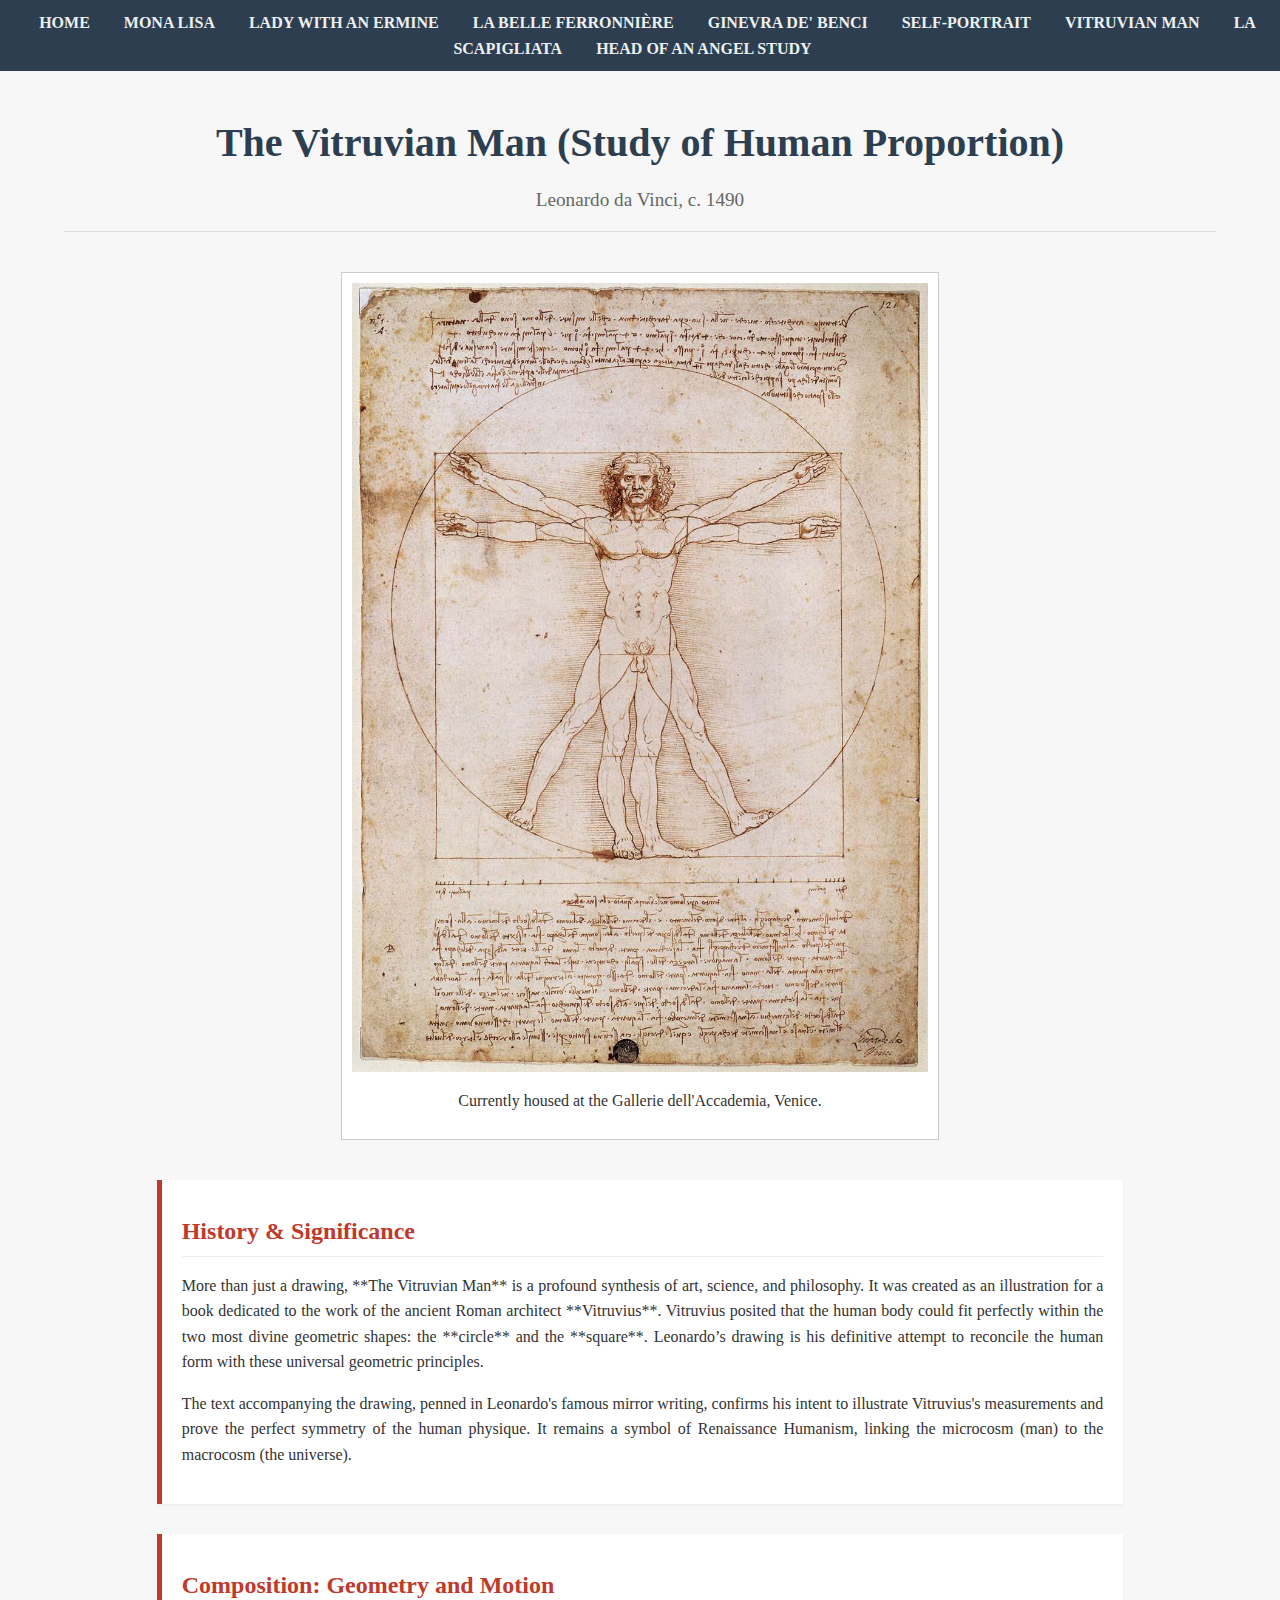
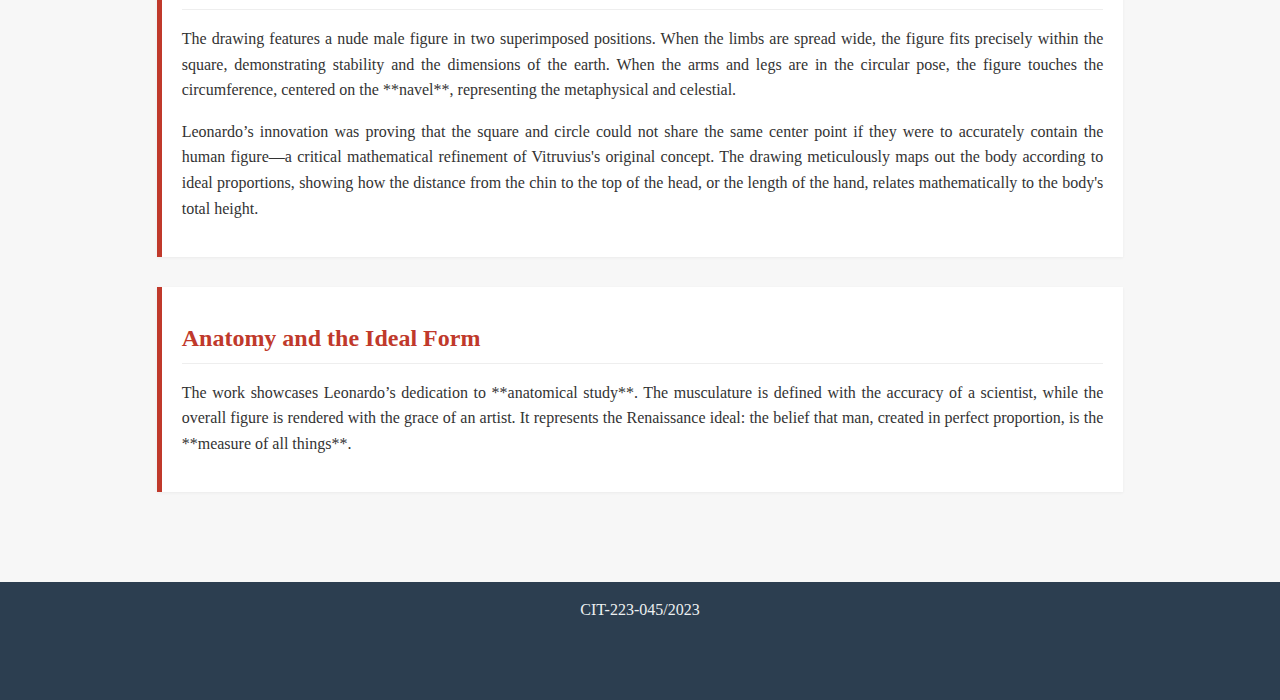
<file: vitruvian_man.html>
<!DOCTYPE html>
<html lang="en">
<head>
    <meta charset="UTF-8">
    <meta name="viewport" content="width=device-width, initial-scale=1.0">
    <title>About & Sources | Da Vinci: The Portraitist</title>
    <link rel="stylesheet" href="style.css">
</head>
<body>

    <header>
        <nav>
    <ul>
        <li><a href="index.html">Home</a></li>
        <li><a href="mona_lisa.html">Mona Lisa</a></li>
        <li><a href="lady_ermine.html">Lady with an Ermine</a></li>
        <li><a href="belle_ferronniere.html">La Belle Ferronnière</a></li>
        <li><a href="ginevra_benci.html">Ginevra de' Benci</a></li>
        <li><a href="self_portrait.html">Self-Portrait</a></li>
        <li><a href="vitruvian_man.html">Vitruvian Man</a></li>
        <li><a href="scapigliata.html">La Scapigliata</a></li>
        <li><a href="head_of_angel.html">Head of an Angel Study</a></li>
        
    </ul>
</nav>
    </header>

   <main class="portrait-detail">
    <h1 class="page-title">The Vitruvian Man (Study of Human Proportion)</h1>
    <h2 class="subtitle">Leonardo da Vinci, c. 1490</h2>

    <div class="artwork-image">
        <img src="images/6.jpg" alt="The Vitruvian Man (Study) by Leonardo da Vinci">
        <p>Currently housed at the Gallerie dell'Accademia, Venice.</p>
    </div>

    <section class="analysis-section">
        <h3>History & Significance</h3>
        <p>More than just a drawing, **The Vitruvian Man** is a profound synthesis of art, science, and philosophy. It was created as an illustration for a book dedicated to the work of the ancient Roman architect **Vitruvius**. Vitruvius posited that the human body could fit perfectly within the two most divine geometric shapes: the **circle** and the **square**. Leonardo’s drawing is his definitive attempt to reconcile the human form with these universal geometric principles.</p>
        <p>The text accompanying the drawing, penned in Leonardo's famous mirror writing, confirms his intent to illustrate Vitruvius's measurements and prove the perfect symmetry of the human physique. It remains a symbol of Renaissance Humanism, linking the microcosm (man) to the macrocosm (the universe).</p>
    </section>

    <section class="analysis-section">
        <h3>Composition: Geometry and Motion</h3>
        <p>The drawing features a nude male figure in two superimposed positions. When the limbs are spread wide, the figure fits precisely within the square, demonstrating stability and the dimensions of the earth. When the arms and legs are in the circular pose, the figure touches the circumference, centered on the **navel**, representing the metaphysical and celestial. </p>
        <p>Leonardo’s innovation was proving that the square and circle could not share the same center point if they were to accurately contain the human figure—a critical mathematical refinement of Vitruvius's original concept. The drawing meticulously maps out the body according to ideal proportions, showing how the distance from the chin to the top of the head, or the length of the hand, relates mathematically to the body's total height.</p>
    </section>

    <section class="analysis-section">
        <h3>Anatomy and the Ideal Form</h3>
        <p>The work showcases Leonardo’s dedication to **anatomical study**. The musculature is defined with the accuracy of a scientist, while the overall figure is rendered with the grace of an artist. It represents the Renaissance ideal: the belief that man, created in perfect proportion, is the **measure of all things**.</p>
    </section>
</main>
   

    <footer>
      <h8>CIT-223-045/2023</h2>
          <h2>CIT-223-045/2023</h2>
    </footer>

</body>
</html>
</file>
<file: style.css>
body {
  font-family: Georgia, serif;
  line-height: 1.6;
  margin: 0;
  padding: 0;
  background-color: #f7f7f7;
  color: #333;
}

h1,
h2,
h3 {
  font-family: Palatino, "Palatino Linotype", "Book Antiqua", serif;
  color: #2c3e50;
  margin-top: 0.5em;
  margin-bottom: 0.5em;
}

main {
  width: 90%;
  max-width: 1200px;
  margin: 0 auto;
  padding: 20px;
}

nav {
  background-color: #2c3e50;
  padding: 10px 0;
}

nav ul {
  list-style: none;
  margin: 0;
  padding: 0;
  text-align: center;
}

nav li {
  display: inline;
  padding: 0 15px;
}

nav a {
  color: #ecf0f1;
  text-decoration: none;
  font-weight: bold;
  text-transform: uppercase;
}

.hero {
  text-align: center;
  padding: 50px 0;
  border-bottom: 2px solid #ccc;
  margin-bottom: 40px;
}

.hero img {
  width: 100%;
  height: 600px;
  object-fit: cover;
  margin-bottom: 20px;
  display: block;
  object-position: top;
}

.hero h1 {
  font-size: 3em;
  color: #1a252f;
}

.hero h3 {
  font-size: 1.2em;
  font-style: italic;
  color: #666;
  margin-bottom: 30px;
}

.hero a {
  display: inline-block;
  padding: 10px 25px;
  background-color: #c0392b;
  color: white;
  text-decoration: none;
  border-radius: 3px;
  font-weight: bold;
}

#work {
  margin-left: 12.5%;
  overflow: hidden;
}

#work a {
  width: 300px;
  float: left;
  margin-right: 2%;
  margin-bottom: 30px;
  text-align: center;
  display: block;
  text-decoration: none;
  color: #333;
  background-color: white;
  padding: 10px;
  box-shadow: 0 1px 3px rgba(0, 0, 0, 0.1);
}

#work img {
  width: 100%;
  height: 200px;
  object-fit: contain;
}

#work h2 {
  font-size: 1.2em;
  margin-top: 10px;
  color: #444;
}

#work p {
  font-size: 0.9em;
  font-style: italic;
  color: #888;
}

footer {
  background-color: #2c3e50;
  color: #ecf0f1;
  text-align: center;
  padding: 15px 0;
  margin-top: 40px;
}
.click {
  display: block;
  font-size: 0.8em;
  color: #888;
  margin-top: 5px;
  text-decoration: underline;
}

nav .click {
  font-size: 0.9em;
  font-style: italic;
  color: #bdc3c7;
  margin-left: 20px;
}

.portrait-detail {
  padding-top: 20px;
}

.page-title {
  font-size: 2.5em;
  text-align: center;
  margin-bottom: 5px;
}

.subtitle {
  font-size: 1.2em;
  text-align: center;
  color: #666;
  font-weight: normal;
  margin-bottom: 40px;
  border-bottom: 1px solid #ddd;
  padding-bottom: 15px;
}

.artwork-image {
  width: 50%;
  margin: 0 auto 40px auto;
  text-align: center;
  border: 1px solid #ccc;
  padding: 10px;
  background-color: white;
}

.artwork-image img {
  width: 100%;
  height: auto;
  display: block;
}

.artwork-image figcaption {
  font-style: italic;
  font-size: 0.9em;
  color: #777;
  margin-top: 10px;
}

.analysis-section {
  width: 80%;
  margin: 0 auto 30px auto;
  padding: 20px;
  background-color: white;
  border-left: 5px solid #c0392b;
  box-shadow: 0 1px 3px rgba(0, 0, 0, 0.05);
}

.analysis-section h3 {
  font-size: 1.5em;
  color: #c0392b;
  border-bottom: 1px solid #eee;
  padding-bottom: 5px;
  margin-bottom: 15px;
}

.analysis-section p {
  text-align: justify;
  margin-bottom: 1em;
}

.analysis-section p strong {
  color: #2c3e50;
}
</file>
